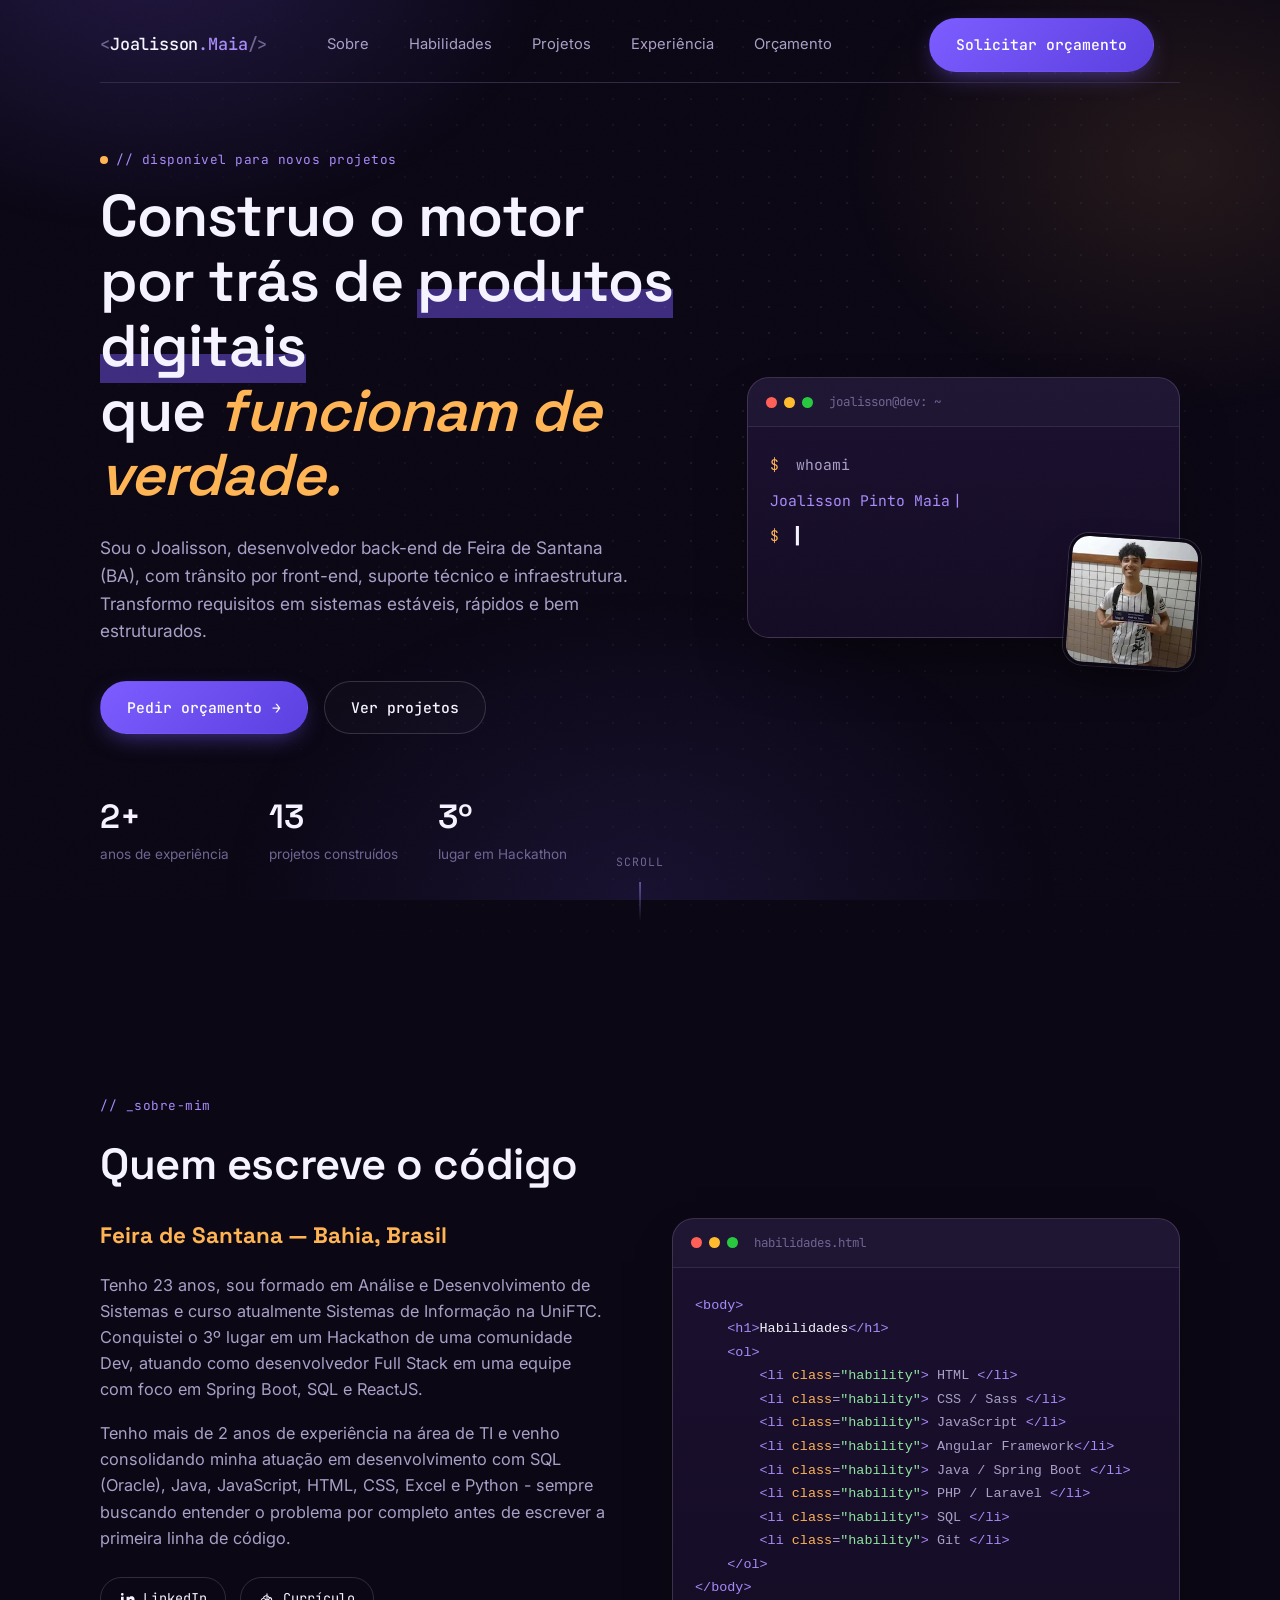
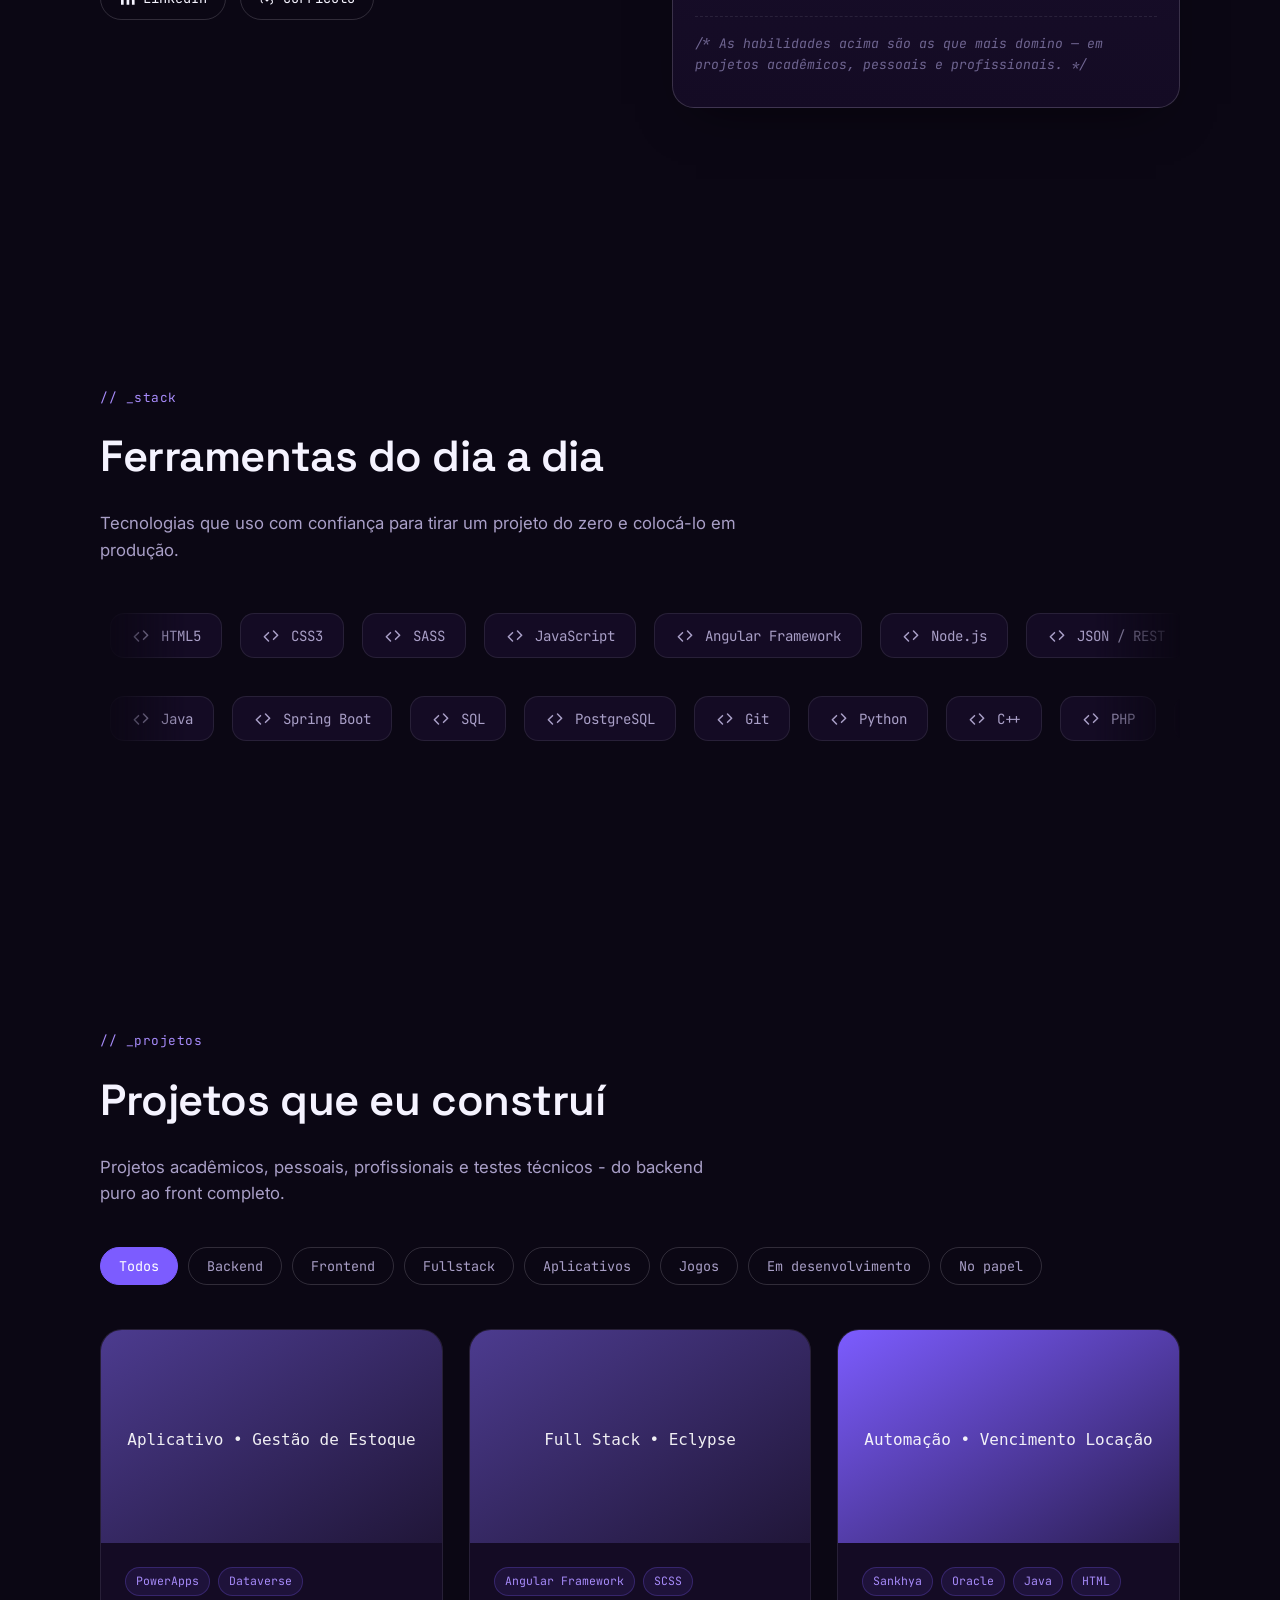
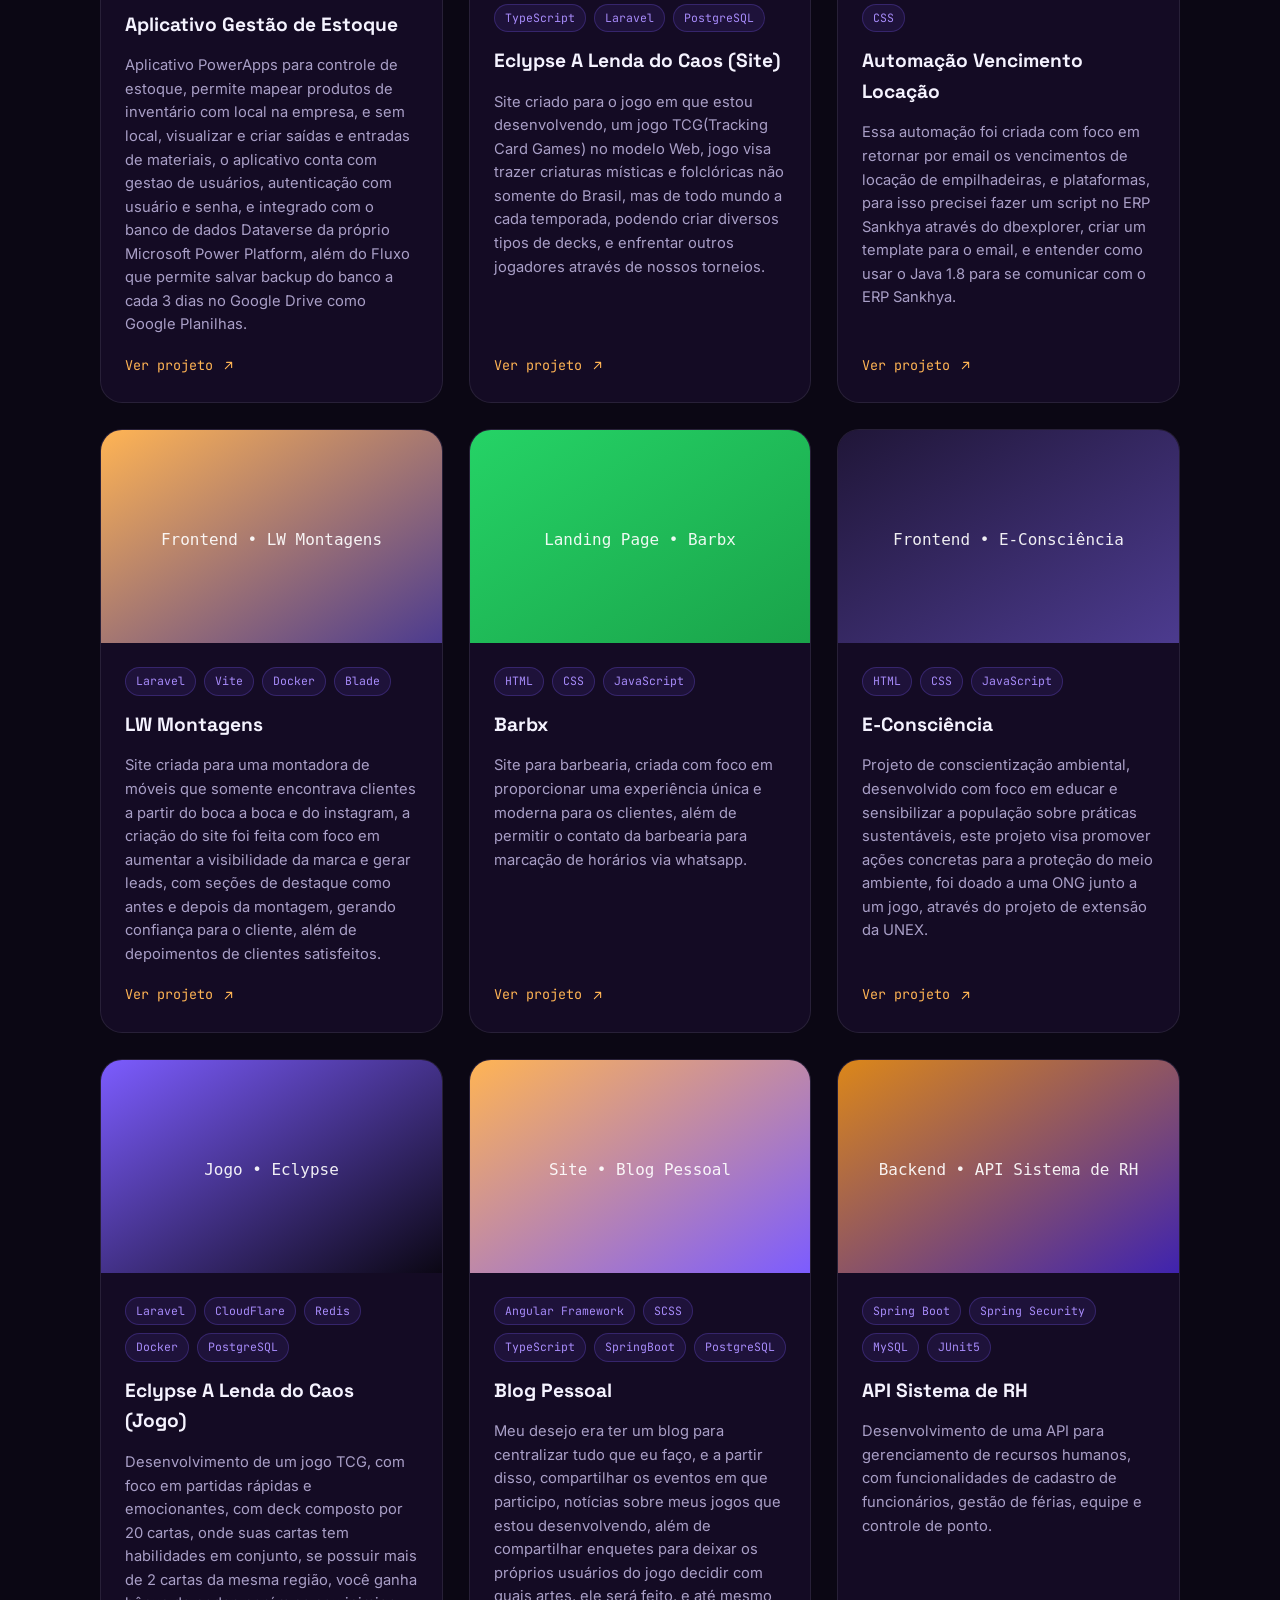
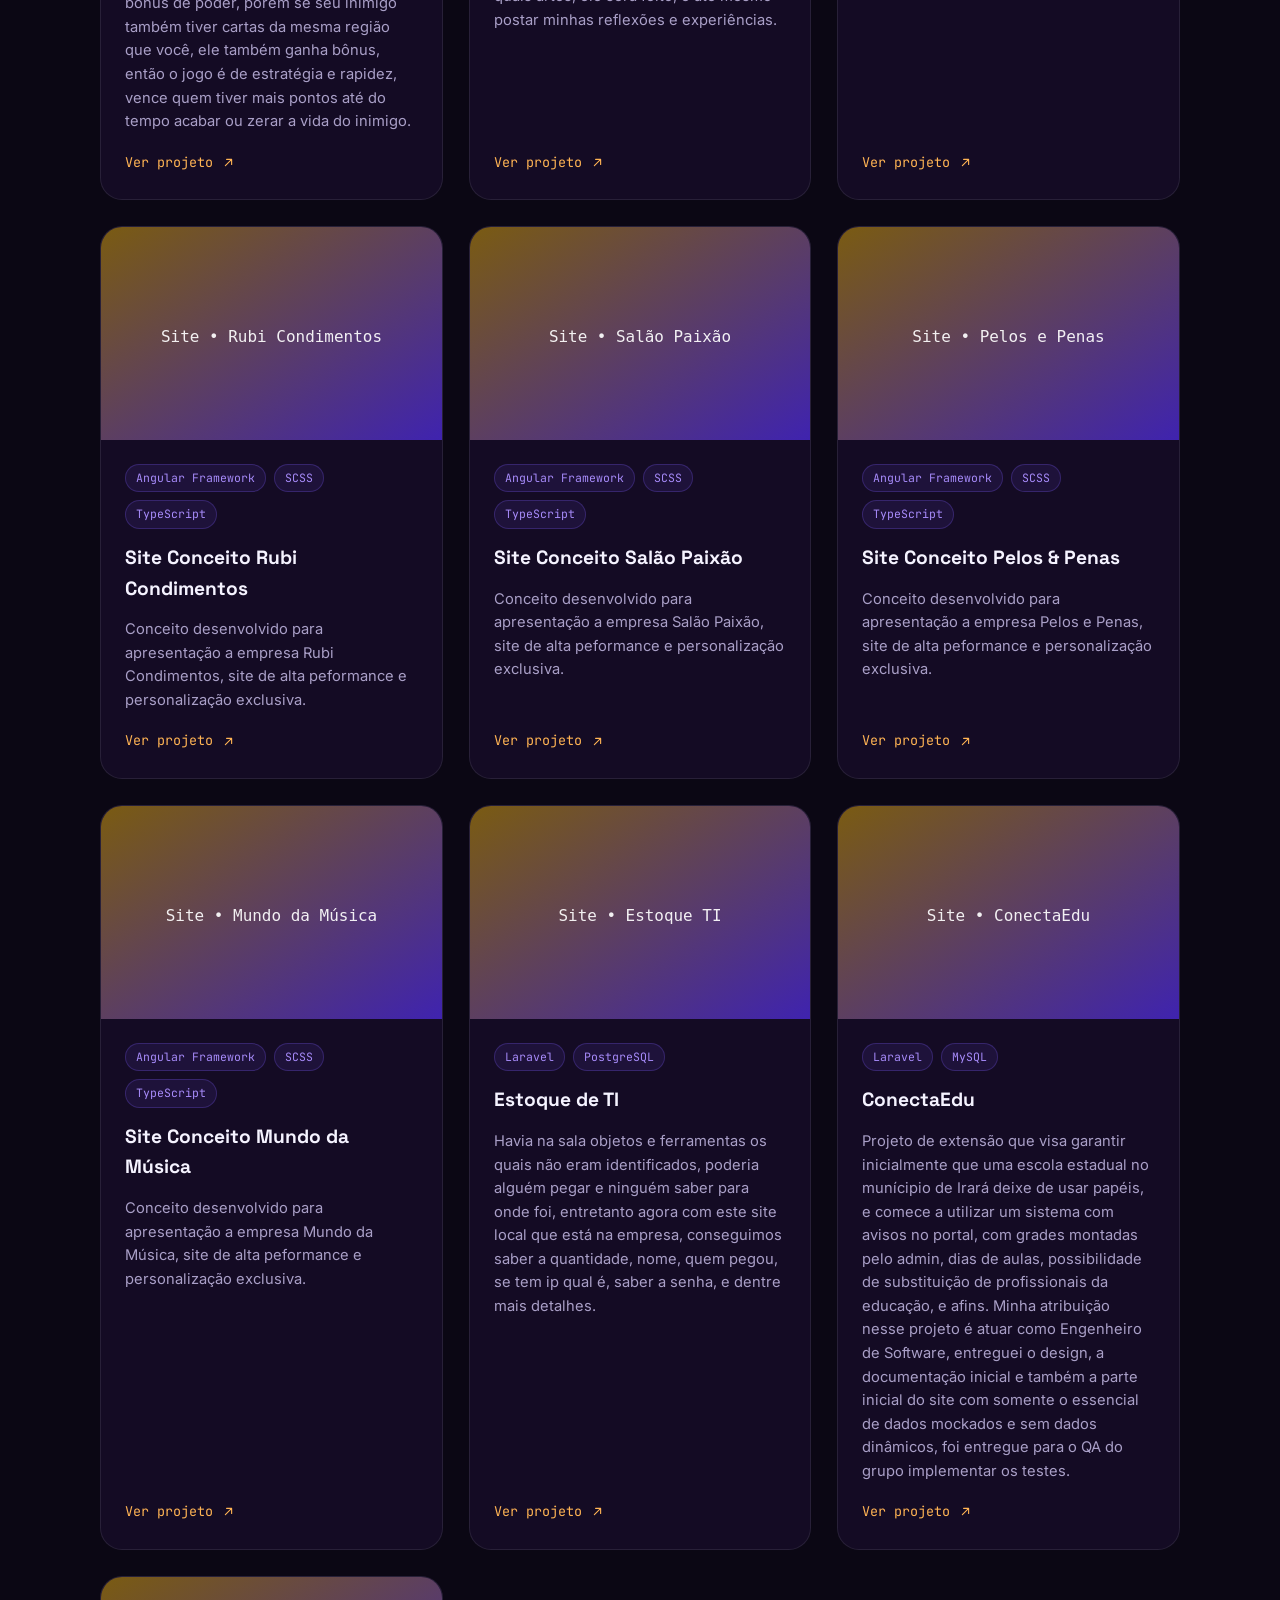
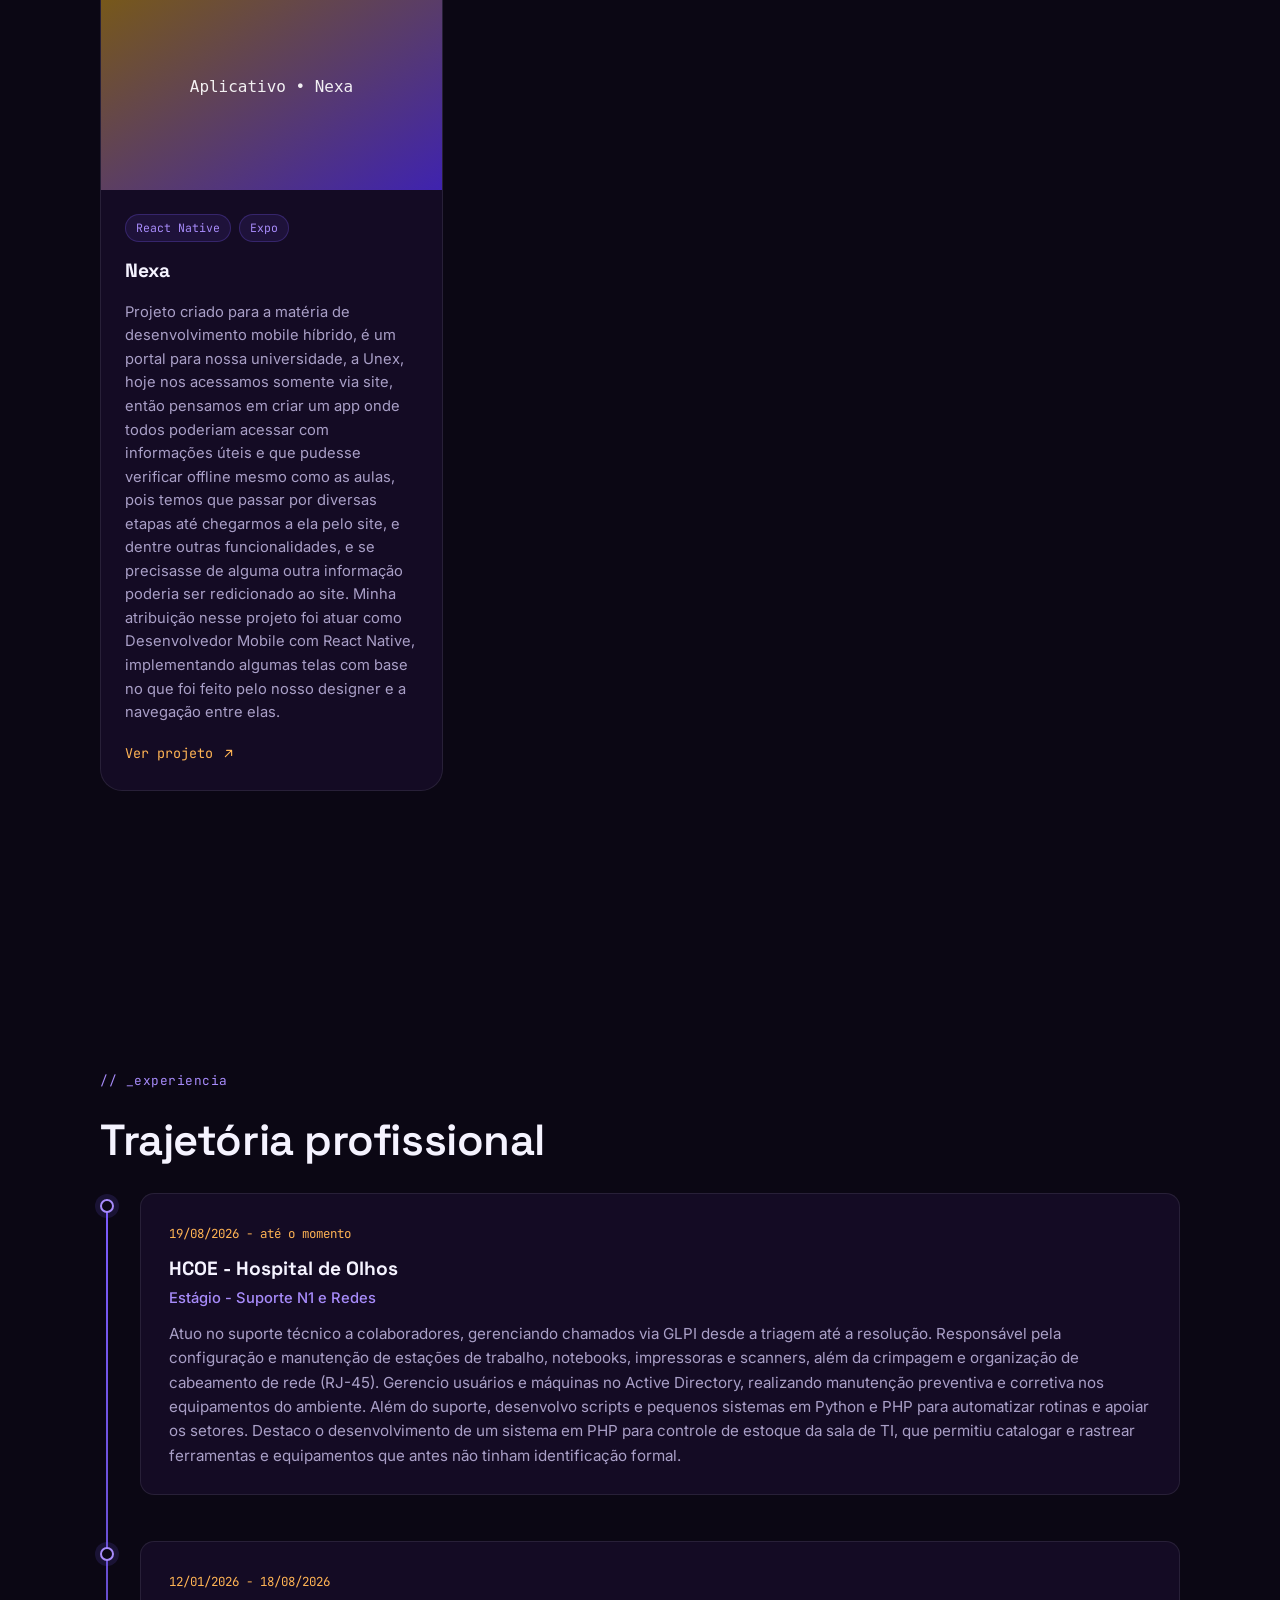
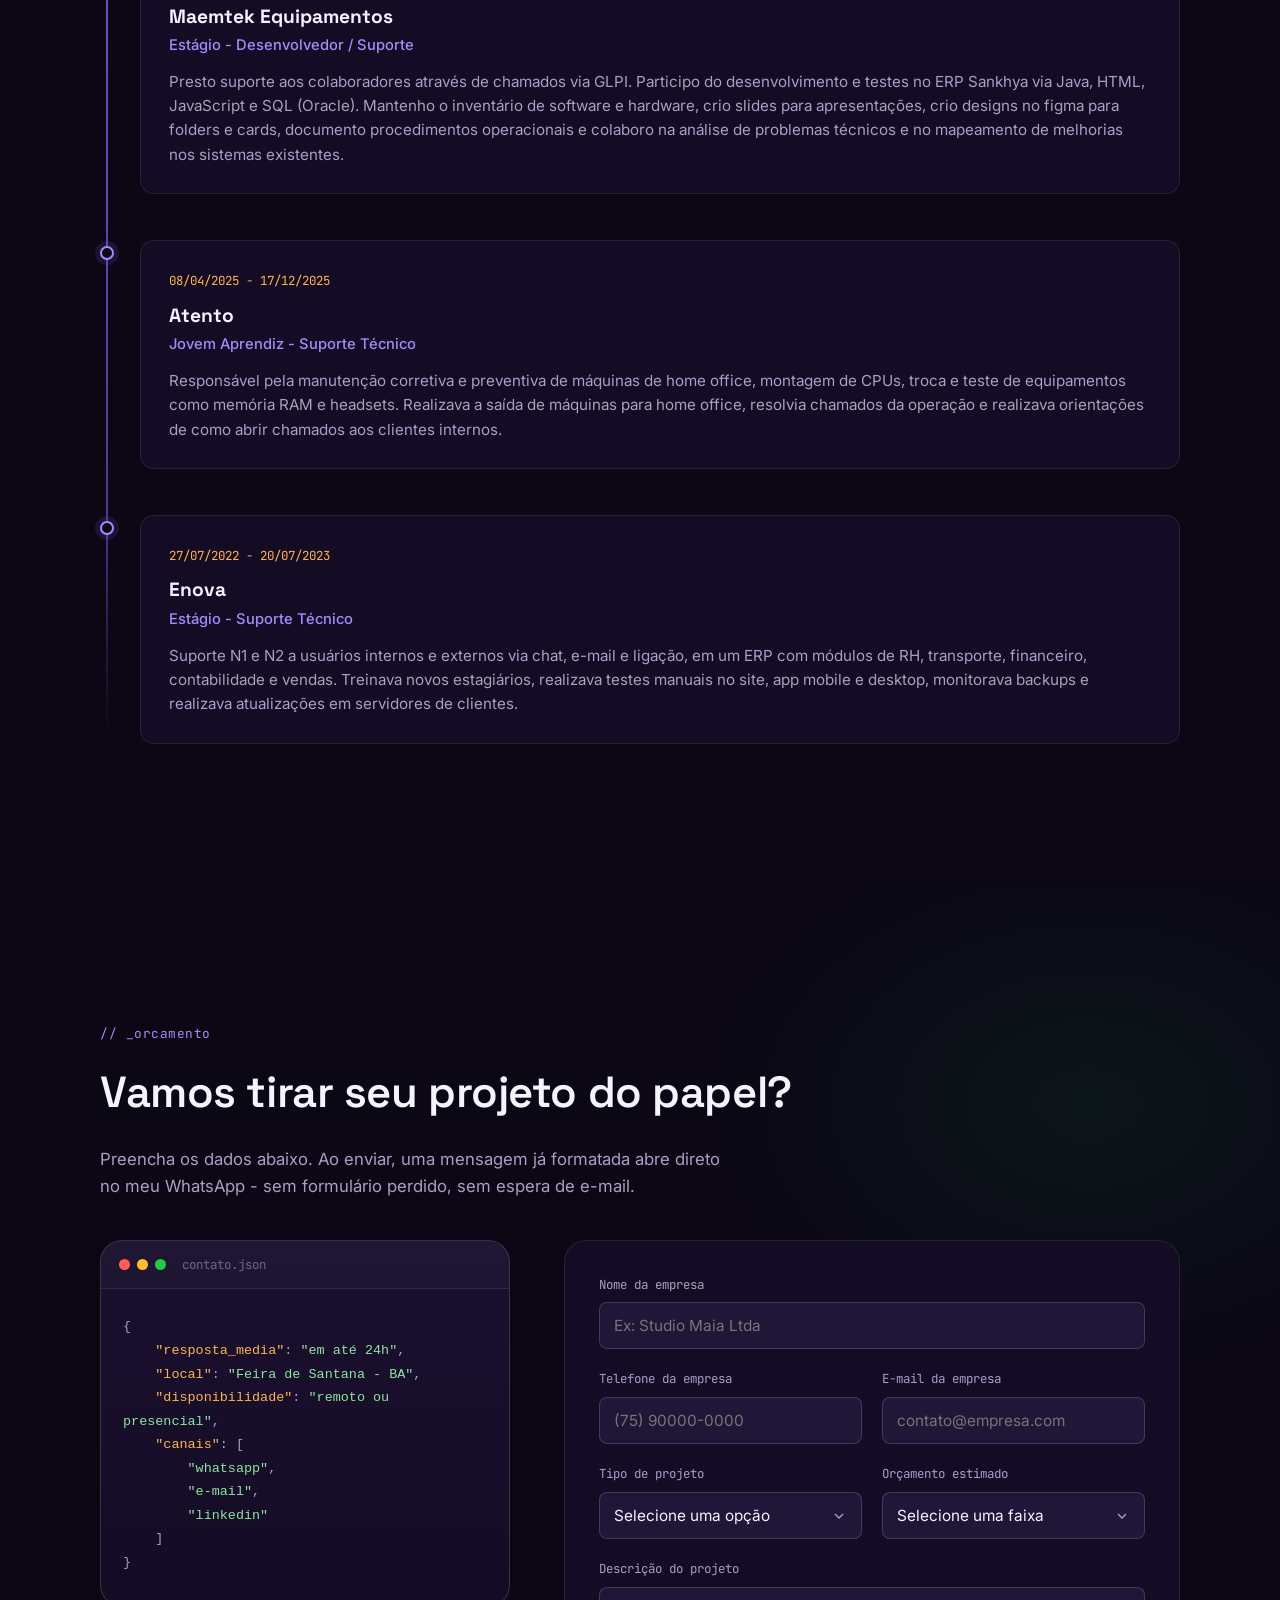
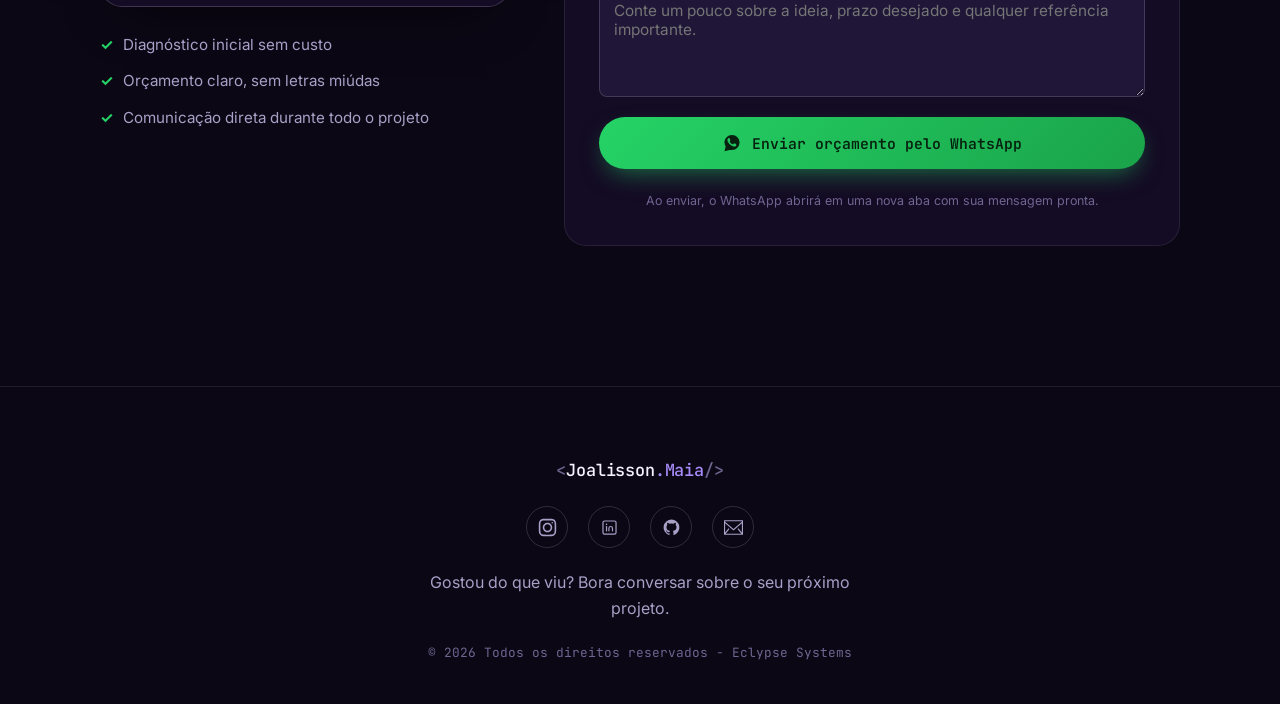
<file: index.html>
<!DOCTYPE html>
<html lang="pt-br">
<head>
<meta charset="UTF-8">
<title>Joalisson Maia | Desenvolvedor Full Stack | Java | Spring Boot | Node.js</title>
<meta name="viewport" content="width=device-width, initial-scale=1.0">
<meta name="description" content="Portfólio de Joalisson Maia, desenvolvedor focado em back-end, com experiência em front-end, suporte técnico e projetos full stack.">
<meta name="author" content="Joalisson Pinto Maia">
<meta property="og:title" content="Joalisson Maia — Desenvolvedor Back-end">
<meta property="og:description" content="Portfólio de Joalisson Maia, desenvolvedor focado em back-end, com experiência em front-end, suporte técnico e projetos full stack.">
<meta property="og:image" content="https://portifolio-joalisson.vercel.app/minha-foto-perfil.webp">
<meta property="og:url" content="https://portifolio-joalisson.vercel.app">
<meta name="twitter:card" content="summary_large_image">
<meta name="twitter:title" content="Joalisson Maia — Desenvolvedor Back-end">
<meta name="twitter:description" content="Portfólio de Joalisson Maia, desenvolvedor focado em back-end, com experiência em front-end, suporte técnico e projetos full stack.">
<meta name="twitter:image" content="https://portifolio-joalisson.vercel.app/minha-foto-perfil.webp">

<!--Google Fonts API-->
<link rel="preconnect" href="https://fonts.googleapis.com">
<link rel="preconnect" href="https://fonts.gstatic.com" crossorigin>
<link href="https://fonts.googleapis.com/css2?family=Space+Grotesk:wght@400..700&family=Inter:wght@400;500;600;700&family=JetBrains+Mono:wght@400;500;600&display=swap" rel="stylesheet">

<!--CSS-->
<link rel="stylesheet" href="css/style.css">

<!-- JSON-LD -->
<script type="application/ld+json">
    {
    "@context": "https://schema.org",
    "@type": "Person",
    "name": "Joalisson Pinto Maia",
    "alternateName": "Joalisson Maia",
    "jobTitle": "Desenvolvedor Back-end",
    "description": "Desenvolvedor Back-end especializado em Java, Spring Boot, Node.js, SQL e APIs.",
    "url": "https://portifolio-joalisson.vercel.app",
    "image": "https://portifolio-joalisson.vercel.app/assets/minha-foto-perfil.webp",
    "email": "mailto:joalissonpmaia@gmail.com",
    "address": {
        "@type": "PostalAddress",
        "addressLocality": "Feira de Santana",
        "addressRegion": "BA",
        "addressCountry": "BR"
    },
    "alumniOf": {
        "@type": "CollegeOrUniversity",
        "name": "UniFTC"
    },
    "knowsAbout": [
        "Java",
        "Spring Boot",
        "Node.js",
        "NestJS",
        "Angular",
        "JavaScript",
        "SQL",
        "PostgreSQL",
        "MySQL",
        "Docker",
        "Git",
        "Backend",
        "API REST"
    ],
    "sameAs": [
        "https://github.com/joalisson-p-maia",
        "https://www.linkedin.com/in/joalisson-p-maia-5396b5232/",
        "https://www.instagram.com/j.maia06/"
    ]
    }
</script>
</head>
<body>
    <div class="noise-overlay" aria-hidden="true"></div>
    <div class="cursor-glow" id="cursorGlow" aria-hidden="true"></div>

    <div class="progress-bar" id="progressBar" aria-hidden="true"></div>

    <header class="site-header" id="siteHeader">
        <div class="header-inner">
            <a href="#topo" class="logo">
                <span class="logo-bracket">&lt;</span>Joalisson<span class="accent">.Maia</span><span class="logo-bracket">/&gt;</span>
            </a>

            <nav class="main-nav" id="mainNav">
                <ul>
                    <li><a href="#sobre" class="nav-link" data-section="sobre"><span class="nav-index"></span>Sobre</a></li>
                    <li><a href="#habilidades" class="nav-link" data-section="habilidades"><span class="nav-index"></span>Habilidades</a></li>
                    <li><a href="#projetos" class="nav-link" data-section="projetos"><span class="nav-index"></span>Projetos</a></li>
                    <li><a href="#experiencia" class="nav-link" data-section="experiencia"><span class="nav-index"></span>Experiência</a></li>
                    <li><a href="#orcamento" class="nav-link" data-section="orcamento"><span class="nav-index"></span>Orçamento</a></li>
                </ul>
            </nav>

            <a href="#orcamento" class="btn btn-primary btn-header">Solicitar orçamento</a>

            <button class="menu-toggle" id="menuToggle" aria-label="Abrir menu" aria-expanded="false">
                <span></span><span></span><span></span>
            </button>
        </div>

        <nav class="mobile-nav" id="mobileNav">
            <ul>
                <li><a href="#sobre" class="mobile-nav-link"><span class="nav-index"></span>Sobre</a></li>
                <li><a href="#habilidades" class="mobile-nav-link"><span class="nav-index"></span>Habilidades</a></li>
                <li><a href="#projetos" class="mobile-nav-link"><span class="nav-index"></span>Projetos</a></li>
                <li><a href="#experiencia" class="mobile-nav-link"><span class="nav-index"></span>Experiência</a></li>
                <li><a href="#orcamento" class="mobile-nav-link"><span class="nav-index"></span>Orçamento</a></li>
            </ul>
            <div class="mobile-nav-socials">
                <a href="https://www.linkedin.com/in/joalisson-p-maia-5396b5232/" target="_blank" rel="noopener">LinkedIn</a>
                <a href="https://github.com/joalisson-p-maia" target="_blank" rel="noopener">GitHub</a>
            </div>
        </nav>
    </header>

    <main id="topo">
        <section class="hero" id="hero">
            <div class="hero-parallax" id="heroParallax" aria-hidden="true">
                <div class="blob blob-violet" data-depth="0.06"></div>
                <div class="blob blob-amber" data-depth="0.1"></div>
                <div class="grid-dots" data-depth="0.03"></div>
                <span class="floating-tag tag-1" data-depth="0.14">{ backend }</span>
                <span class="floating-tag tag-2" data-depth="0.09">async function</span>
                <span class="floating-tag tag-3" data-depth="0.18">SELECT *</span>
                <span class="floating-tag tag-4" data-depth="0.12">git commit</span>
            </div>

            <div class="hero-inner">
                <div class="hero-text">
                    <p class="eyebrow"><span class="dot-status"></span> // disponível para novos projetos</p>
                    <h1 class="hero-title">
                        Construo o motor<br>
                        por trás de <span class="accent-underline">produtos digitais</span><br>
                        que <span class="italic-serif">funcionam de verdade.</span>
                    </h1>
                    <p class="hero-sub">
                        Sou o Joalisson, desenvolvedor back-end de Feira de Santana (BA), com trânsito por front-end,
                        suporte técnico e infraestrutura. Transformo requisitos em sistemas estáveis, rápidos e bem estruturados.
                    </p>
                    <div class="hero-actions">
                        <a href="#orcamento" class="btn btn-primary">Pedir orçamento <span class="btn-arrow">→</span></a>
                        <a href="#projetos" class="btn btn-ghost">Ver projetos</a>
                    </div>

                    <div class="hero-stats">
                        <div class="stat">
                            <span class="stat-num" data-count="2" data-suffix="+">0</span>
                            <span class="stat-label">anos de experiência</span>
                        </div>
                        <div class="stat">
                            <span class="stat-num" data-count="13" data-suffix="">0</span>
                            <span class="stat-label">projetos construídos</span>
                        </div>
                        <div class="stat">
                            <span class="stat-num" data-count="3" data-suffix="º">0</span>
                            <span class="stat-label">lugar em Hackathon</span>
                        </div>
                    </div>
                </div>

                <div class="hero-terminal" data-depth="-0.03">
                    <div class="terminal-window">
                        <div class="terminal-bar">
                            <div class="terminal-dots">
                                <span class="dot dot-red"></span>
                                <span class="dot dot-yellow"></span>
                                <span class="dot dot-green"></span>
                            </div>
                            <span class="terminal-title">joalisson@dev: ~</span>
                        </div>
                        <div class="terminal-body">
                            <p><span class="prompt">$</span> whoami</p>
                            <p class="typed-line" id="typedLine"></p>
                            <p class="terminal-cursor-line"><span class="prompt">$</span> <span class="blink-cursor">▍</span></p>
                        </div>
                    </div>
                    <img src="assets/minha-foto-perfil.webp" alt="Foto de perfil de Joalisson Maia" class="hero-photo" loading="eager">
                </div>
            </div>

            <a href="#sobre" class="scroll-hint" aria-label="Rolar para a seção sobre">
                <span>scroll</span>
                <span class="scroll-line"></span>
            </a>
        </section>

        <section class="section about" id="sobre">
            <div class="section-inner">
                <p class="eyebrow">// _sobre-mim</p>
                <h2 class="section-title">Quem escreve o código</h2>

                <div class="about-grid">
                    <div class="about-copy reveal-up">
                        <h3>Feira de Santana — Bahia, Brasil</h3>
                        <p>
                            Tenho 23 anos, sou formado em Análise e Desenvolvimento de Sistemas e curso atualmente
                            Sistemas de Informação na UniFTC. Conquistei o 3º lugar em um Hackathon de uma comunidade Dev,
                            atuando como desenvolvedor Full Stack em uma equipe com foco em Spring Boot, SQL e ReactJS.
                        </p>
                        <p>
                            Tenho mais de 2 anos de experiência na área de TI e venho consolidando minha atuação em desenvolvimento com SQL (Oracle), Java, JavaScript, HTML, CSS, Excel e Python - sempre buscando entender o problema por completo antes de escrever a primeira linha de código.
                        </p>

                        <div class="about-actions">
                            <a href="https://www.linkedin.com/in/joalisson-pinto-maia-5396b5232/" target="_blank" rel="noopener" class="link-pill">
                                <svg viewBox="0 0 24 24" fill="none"><path d="M6.94 5a2 2 0 1 1-4-.002 2 2 0 0 1 4 .002ZM7 8.48H3v12h4v-12ZM10.98 8.48H14.8v1.64h.06c.53-1 1.83-2.06 3.77-2.06 4.03 0 4.77 2.65 4.77 6.1v6.32h-4v-5.6c0-1.34-.02-3.06-1.87-3.06-1.87 0-2.16 1.46-2.16 2.96v5.7h-4v-12Z" fill="currentColor"/></svg>
                                LinkedIn
                            </a>
                            <a href="./assets/Joalisson P. Maia _ Desenvolvedor Full Stack.pdf" download class="link-pill">
                                <svg viewBox="0 0 24 24" fill="none"><path d="M12 4v11m0 0-3.5-3.5M12 15l3.5-3.5M5 17.5A3.5 3.5 0 0 1 6.5 11 4.5 4.5 0 0 1 15 9.6a4 4 0 0 1 4 3.9 3.5 3.5 0 0 1-1.4 6" stroke="currentColor" stroke-width="1.6" stroke-linecap="round" stroke-linejoin="round"/></svg>
                                Currículo
                            </a>
                        </div>
                    </div>

                    <div class="about-code reveal-up" style="--delay:120ms">
                        <div class="terminal-window compact">
                            <div class="terminal-bar">
                                <div class="terminal-dots">
                                    <span class="dot dot-red"></span>
                                    <span class="dot dot-yellow"></span>
                                    <span class="dot dot-green"></span>
                                </div>
                                <span class="terminal-title">habilidades.html</span>
                            </div>
                            <div class="terminal-body code-body">
                                <pre><span class="tk-tag">&lt;body&gt;</span>
    <span class="tk-tag">&lt;h1&gt;</span><span class="tk-text">Habilidades</span><span class="tk-tag">&lt;/h1&gt;</span>
    <span class="tk-tag">&lt;ol&gt;</span>
        <span class="tk-tag">&lt;li</span> <span class="tk-attr">class</span>=<span class="tk-str">"hability"</span><span class="tk-tag">&gt;</span> HTML <span class="tk-tag">&lt;/li&gt;</span>
        <span class="tk-tag">&lt;li</span> <span class="tk-attr">class</span>=<span class="tk-str">"hability"</span><span class="tk-tag">&gt;</span> CSS / Sass <span class="tk-tag">&lt;/li&gt;</span>
        <span class="tk-tag">&lt;li</span> <span class="tk-attr">class</span>=<span class="tk-str">"hability"</span><span class="tk-tag">&gt;</span> JavaScript <span class="tk-tag">&lt;/li&gt;</span>
        <span class="tk-tag">&lt;li</span> <span class="tk-attr">class</span>=<span class="tk-str">"hability"</span><span class="tk-tag">&gt;</span> Angular Framework<span class="tk-tag">&lt;/li&gt;</span>
        <span class="tk-tag">&lt;li</span> <span class="tk-attr">class</span>=<span class="tk-str">"hability"</span><span class="tk-tag">&gt;</span> Java / Spring Boot <span class="tk-tag">&lt;/li&gt;</span>
        <span class="tk-tag">&lt;li</span> <span class="tk-attr">class</span>=<span class="tk-str">"hability"</span><span class="tk-tag">&gt;</span> PHP / Laravel <span class="tk-tag">&lt;/li&gt;</span>
        <span class="tk-tag">&lt;li</span> <span class="tk-attr">class</span>=<span class="tk-str">"hability"</span><span class="tk-tag">&gt;</span> SQL <span class="tk-tag">&lt;/li&gt;</span>
        <span class="tk-tag">&lt;li</span> <span class="tk-attr">class</span>=<span class="tk-str">"hability"</span><span class="tk-tag">&gt;</span> Git <span class="tk-tag">&lt;/li&gt;</span>
    <span class="tk-tag">&lt;/ol&gt;</span>
<span class="tk-tag">&lt;/body&gt;</span></pre>
                                <div class="code-comment">
                                    <p>/* As habilidades acima são as que mais domino — em projetos acadêmicos, pessoais e profissionais. */</p>
                                </div>
                            </div>
                        </div>
                    </div>
                </div>
            </div>
        </section>

        <section class="section habilities" id="habilidades">
            <div class="section-inner">
                <p class="eyebrow">// _stack</p>
                <h2 class="section-title">Ferramentas do dia a dia</h2>
                <p class="section-lead reveal-up">Tecnologias que uso com confiança para tirar um projeto do zero e colocá-lo em produção.</p>
            </div>

            <div class="marquee-wrap reveal-up">
                <div class="marquee" id="marqueeTrack1">
                    <div class="marquee-track"></div>
                    <div class="marquee-track" aria-hidden="true"></div>
                </div>
                <div class="marquee marquee-reverse" id="marqueeTrack2">
                    <div class="marquee-track"></div>
                    <div class="marquee-track" aria-hidden="true"></div>
                </div>
            </div>
        </section>

        <section class="section projects" id="projetos">
            <div class="section-inner">
                <p class="eyebrow">// _projetos</p>
                <h2 class="section-title">Projetos que eu construí</h2>
                <p class="section-lead reveal-up">Projetos acadêmicos, pessoais, profissionais e testes técnicos - do backend puro ao front completo.</p>

                <div class="filter-bar reveal-up" id="filterBar">
                    <button class="filter-btn is-active" data-filter="todos">Todos</button>
                    <button class="filter-btn" data-filter="backend">Backend</button>
                    <button class="filter-btn" data-filter="frontend">Frontend</button>
                    <button class="filter-btn" data-filter="fullstack">Fullstack</button>
                    <button class="filter-btn" data-filter="apps">Aplicativos</button>
                    <button class="filter-btn" data-filter="jogos">Jogos</button>
                    <button class="filter-btn" data-filter="em_desenvolvimento">Em desenvolvimento</button>
                    <button class="filter-btn" data-filter="no_papel">No papel</button>
                </div>

                <div class="projects-grid" id="projectsGrid"><!-- injetado por JS --></div>
            </div>
        </section>

        <section class="section experience" id="experiencia">
            <div class="section-inner">
                <p class="eyebrow">// _experiencia</p>
                <h2 class="section-title">Trajetória profissional</h2>

                <div class="timeline">
                    <div class="timeline-line" aria-hidden="true"></div>

                    <div class="timeline-item reveal-up">
                        <div class="timeline-marker"></div>
                        <div class="timeline-card">
                            <span class="timeline-date">19/08/2026 - até o momento</span>
                            <h3>HCOE - Hospital de Olhos</h3>
                            <h4>Estágio - Suporte N1 e Redes</h4>
                            <p>Atuo no suporte técnico a colaboradores, gerenciando chamados via GLPI desde a triagem até a resolução. Responsável pela configuração e manutenção de estações de trabalho, notebooks, impressoras e scanners, além da crimpagem e organização de cabeamento de rede (RJ-45). Gerencio usuários e máquinas no Active Directory, realizando manutenção preventiva e corretiva nos equipamentos do ambiente. Além do suporte, desenvolvo scripts e pequenos sistemas em Python e PHP para automatizar rotinas e apoiar os setores. Destaco o desenvolvimento de um sistema em PHP para controle de estoque da sala de TI, que permitiu catalogar e rastrear ferramentas e equipamentos que antes não tinham identificação formal.</p>
                        </div>
                    </div>

                    <div class="timeline-item reveal-up" style="--delay:100ms">
                        <div class="timeline-marker"></div>
                        <div class="timeline-card">
                            <span class="timeline-date">12/01/2026 - 18/08/2026</span>
                            <h3>Maemtek Equipamentos</h3>
                            <h4>Estágio - Desenvolvedor / Suporte</h4>
                            <p>Presto suporte aos colaboradores através de chamados via GLPI. Participo do desenvolvimento e testes no ERP Sankhya via Java, HTML, JavaScript e SQL (Oracle). Mantenho o inventário de software e hardware, crio slides para apresentações, crio designs no figma para folders e cards, documento procedimentos operacionais e colaboro na análise de problemas técnicos e no mapeamento
                            de melhorias nos sistemas existentes.</p>
                        </div>
                    </div>

                    <div class="timeline-item reveal-up" style="--delay:200ms">
                        <div class="timeline-marker"></div>
                        <div class="timeline-card">
                            <span class="timeline-date">08/04/2025 - 17/12/2025</span>
                            <h3>Atento</h3>
                            <h4>Jovem Aprendiz - Suporte Técnico</h4>
                            <p>Responsável pela manutenção corretiva e preventiva de máquinas de home office, montagem de CPUs, troca e teste de equipamentos como memória RAM e headsets. Realizava a saída de máquinas para home office, resolvia chamados da operação e realizava orientações de como abrir chamados aos clientes internos.</p>
                        </div>
                    </div>

                    <div class="timeline-item reveal-up" style="--delay:300ms">
                        <div class="timeline-marker"></div>
                        <div class="timeline-card">
                            <span class="timeline-date">27/07/2022 - 20/07/2023</span>
                            <h3>Enova</h3>
                            <h4>Estágio - Suporte Técnico</h4>
                            <p>Suporte N1 e N2 a usuários internos e externos via chat, e-mail e ligação, em um ERP com módulos de RH, transporte, financeiro, contabilidade e vendas. Treinava novos estagiários, realizava testes manuais no site, app mobile e desktop, monitorava backups e realizava atualizações em servidores de clientes.</p>
                        </div>
                    </div>
                </div>
            </div>
        </section>

        <section class="section budget" id="orcamento">
            <div class="budget-glow" aria-hidden="true"></div>
            <div class="section-inner">
                <p class="eyebrow">// _orcamento</p>
                <h2 class="section-title">Vamos tirar seu projeto do papel?</h2>
                <p class="section-lead reveal-up">
                    Preencha os dados abaixo. Ao enviar, uma mensagem já formatada abre direto no meu WhatsApp - sem
                    formulário perdido, sem espera de e-mail.
                </p>

                <div class="budget-grid">
                    <div class="budget-info reveal-up">
                        <div class="terminal-window compact">
                            <div class="terminal-bar">
                                <div class="terminal-dots">
                                    <span class="dot dot-red"></span>
                                    <span class="dot dot-yellow"></span>
                                    <span class="dot dot-green"></span>
                                </div>
                                <span class="terminal-title">contato.json</span>
                            </div>
                            <div class="terminal-body code-body">
                               <pre>{
    <span class="tk-attr">"resposta_media"</span>: <span class="tk-str">"em até 24h"</span>,
    <span class="tk-attr">"local"</span>: <span class="tk-str">"Feira de Santana - BA"</span>,
    <span class="tk-attr">"disponibilidade"</span>: <span class="tk-str">"remoto ou presencial"</span>,
    <span class="tk-attr">"canais"</span>: [
        <span class="tk-str">"whatsapp"</span>,
        <span class="tk-str">"e-mail"</span>,
        <span class="tk-str">"linkedin"</span>
    ]
}</pre>
                            </div>
                        </div>

                        <ul class="budget-points">
                            <li><span class="point-icon">✓</span> Diagnóstico inicial sem custo</li>
                            <li><span class="point-icon">✓</span> Orçamento claro, sem letras miúdas</li>
                            <li><span class="point-icon">✓</span> Comunicação direta durante todo o projeto</li>
                        </ul>
                    </div>

                    <form class="budget-form reveal-up" id="budgetForm" style="--delay:100ms" novalidate>
                        <div class="form-row">
                            <label for="companyName">Nome da empresa
                                <input type="text" id="companyName" name="companyName" placeholder="Ex: Studio Maia Ltda" required>
                            </label>
                        </div>

                        <div class="form-row form-row-split">
                            <label for="companyPhone">Telefone da empresa
                                <input type="tel" id="companyPhone" name="companyPhone" placeholder="(75) 90000-0000" required>
                            </label>
                            <label for="companyEmail">E-mail da empresa
                                <input type="email" id="companyEmail" name="companyEmail" placeholder="contato@empresa.com" required>
                            </label>
                        </div>

                        <div class="form-row form-row-split">
                            <label for="projectType">Tipo de projeto
                                <select id="projectType" name="projectType" required>
                                    <option value="" disabled selected>Selecione uma opção</option>
                                    <option value="Site institucional">Site institucional</option>
                                    <option value="Landing page">Landing page</option>
                                    <option value="Sistema web / ERP">Sistema web / ERP</option>
                                    <option value="API / Backend">API / Backend</option>
                                    <option value="E-commerce">E-commerce</option>
                                    <option value="Manutenção / Suporte">Manutenção / Suporte</option>
                                    <option value="Outro">Outro</option>
                                </select>
                            </label>
                            <label for="budgetRange">Orçamento estimado
                                <select id="budgetRange" name="budgetRange" required>
                                    <option value="" disabled selected>Selecione uma faixa</option>
                                    <option value="Até R$ 1.000">Até R$ 1.000</option>
                                    <option value="R$ 1.000 – R$ 3.000">R$ 1.000 – R$ 3.000</option>
                                    <option value="R$ 3.000 – R$ 7.000">R$ 3.000 – R$ 7.000</option>
                                    <option value="R$ 7.000 – R$ 15.000">R$ 7.000 – R$ 15.000</option>
                                    <option value="Acima de R$ 15.000">Acima de R$ 15.000</option>
                                    <option value="Ainda não sei / preciso de ajuda">Ainda não sei / preciso de ajuda</option>
                                </select>
                            </label>
                        </div>

                        <div class="form-row">
                            <label for="projectDescription">Descrição do projeto
                                <textarea id="projectDescription" name="projectDescription" rows="4" placeholder="Conte um pouco sobre a ideia, prazo desejado e qualquer referência importante." required></textarea>
                            </label>
                        </div>

                        <button type="submit" class="btn btn-whatsapp">
                            <svg viewBox="0 0 32 32" width="20" height="20" aria-hidden="true"><path fill="currentColor" d="M16.004 3C9.376 3 4 8.373 4 15c0 2.362.688 4.564 1.877 6.416L4 29l7.78-1.84A11.94 11.94 0 0 0 16.004 27C22.63 27 28 21.627 28 15S22.63 3 16.004 3Zm6.98 16.86c-.298.836-1.47 1.532-2.41 1.732-.64.136-1.475.244-4.284-.92-3.594-1.49-5.906-5.13-6.087-5.368-.174-.238-1.464-1.952-1.464-3.724 0-1.772.914-2.642 1.24-3.006.298-.332.65-.416.868-.416.218 0 .436.002.626.012.2.01.47-.076.734.56.298.716.984 2.476 1.07 2.656.086.18.144.392.028.63-.116.238-.174.386-.344.594-.174.208-.364.464-.52.624-.174.176-.354.368-.152.72.202.352.898 1.482 1.928 2.402 1.324 1.18 2.44 1.546 2.792 1.72.352.174.556.148.762-.09.206-.238.876-1.02 1.11-1.372.234-.352.47-.294.792-.176.324.116 2.052.968 2.404 1.144.352.176.586.264.672.412.086.148.086.856-.212 1.692Z"/></svg>
                            Enviar orçamento pelo WhatsApp
                        </button>
                        <p class="form-hint">Ao enviar, o WhatsApp abrirá em uma nova aba com sua mensagem pronta.</p>
                    </form>
                </div>
            </div>
        </section>
    </main>

    <footer class="site-footer">
        <div class="footer-inner">
            <a href="#topo" class="logo">
                <span class="logo-bracket">&lt;</span>Joalisson<span class="accent">.Maia</span><span class="logo-bracket">/&gt;</span>
            </a>

            <div class="footer-socials">
                <a href="https://www.instagram.com/j.maia06/" title="Instagram" target="_blank" rel="noopener">
                    <svg viewBox="0 0 24 24" fill="none"><path fill-rule="evenodd" clip-rule="evenodd" d="M12 18C15.3137 18 18 15.3137 18 12C18 8.68629 15.3137 6 12 6C8.68629 6 6 8.68629 6 12C6 15.3137 8.68629 18 12 18ZM12 16C14.2091 16 16 14.2091 16 12C16 9.79086 14.2091 8 12 8C9.79086 8 8 9.79086 8 12C8 14.2091 9.79086 16 12 16Z" fill="currentColor"/><path d="M18 5C17.4477 5 17 5.44772 17 6C17 6.55228 17.4477 7 18 7C18.5523 7 19 6.55228 19 6C19 5.44772 18.5523 5 18 5Z" fill="currentColor"/><path fill-rule="evenodd" clip-rule="evenodd" d="M1.65396 4.27606C1 5.55953 1 7.23969 1 10.6V13.4C1 16.7603 1 18.4405 1.65396 19.7239C2.2292 20.8529 3.14708 21.7708 4.27606 22.346C5.55953 23 7.23969 23 10.6 23H13.4C16.7603 23 18.4405 23 19.7239 22.346C20.8529 21.7708 21.7708 20.8529 22.346 19.7239C23 18.4405 23 16.7603 23 13.4V10.6C23 7.23969 23 5.55953 22.346 4.27606C21.7708 3.14708 20.8529 2.2292 19.7239 1.65396C18.4405 1 16.7603 1 13.4 1H10.6C7.23969 1 5.55953 1 4.27606 1.65396C3.14708 2.2292 2.2292 3.14708 1.65396 4.27606ZM13.4 3H10.6C8.88684 3 7.72225 3.00156 6.82208 3.0751C5.94524 3.14674 5.49684 3.27659 5.18404 3.43597C4.43139 3.81947 3.81947 4.43139 3.43597 5.18404C3.27659 5.49684 3.14674 5.94524 3.0751 6.82208C3.00156 7.72225 3 8.88684 3 10.6V13.4C3 15.1132 3.00156 16.2777 3.0751 17.1779C3.14674 18.0548 3.27659 18.5032 3.43597 18.816C3.81947 19.5686 4.43139 20.1805 5.18404 20.564C5.49684 20.7234 5.94524 20.8533 6.82208 20.9249C7.72225 20.9984 8.88684 21 10.6 21H13.4C15.1132 21 16.2777 20.9984 17.1779 20.9249C18.0548 20.8533 18.5032 20.7234 18.816 20.564C19.5686 20.1805 20.1805 19.5686 20.564 18.816C20.7234 18.5032 20.8533 18.0548 20.9249 17.1779C20.9984 16.2777 21 15.1132 21 13.4V10.6C21 8.88684 20.9984 7.72225 20.9249 6.82208C20.8533 5.94524 20.7234 5.49684 20.564 5.18404C20.1805 4.43139 19.5686 3.81947 18.816 3.43597C18.5032 3.27659 18.0548 3.14674 17.1779 3.0751C16.2777 3.00156 15.1132 3 13.4 3Z" fill="currentColor"/></svg>
                </a>
                <a href="https://www.linkedin.com/in/joalisson-p-maia-5396b5232/" title="LinkedIn" target="_blank" rel="noopener">
                    <svg viewBox="0 0 192 192" fill="none"><rect width="132" height="132" x="30" y="30" stroke="currentColor" stroke-width="12" rx="16"/><path stroke="currentColor" stroke-linecap="round" stroke-linejoin="round" stroke-width="12" d="M66 86v44"/><circle cx="66" cy="64" r="8" fill="currentColor"/><path stroke="currentColor" stroke-linecap="round" stroke-width="12" d="M126 130v-26c0-9.941-8.059-18-18-18v0c-9.941 0-18 8.059-18 18v26"/></svg>
                </a>
                <a href="https://github.com/joalisson-p-maia" title="GitHub" target="_blank" rel="noopener">
                    <svg viewBox="0 0 24 24" fill="none"><path d="M12,2A10,10,0,0,0,8.84,21.5c.5.08.66-.23.66-.5V19.31C6.73,19.91,6.14,18,6.14,18A2.69,2.69,0,0,0,5,16.5c-.91-.62.07-.6.07-.6a2.1,2.1,0,0,1,1.53,1,2.15,2.15,0,0,0,2.91.83,2.16,2.16,0,0,1,.63-1.34C8,16.17,5.62,15.31,5.62,11.5a3.87,3.87,0,0,1,1-2.71,3.58,3.58,0,0,1,.1-2.64s.84-.27,2.75,1a9.63,9.63,0,0,1,5,0c1.91-1.29,2.75-1,2.75-1a3.58,3.58,0,0,1,.1,2.64,3.87,3.87,0,0,1,1,2.71c0,3.82-2.34,4.66-4.57,4.91a2.39,2.39,0,0,1,.69,1.85V21c0,.27.16.59.67.5A10,10,0,0,0,12,2Z" fill="currentColor"/></svg>
                </a>
                <a href="mailto:joalissonpmaia@gmail.com" title="E-mail">
                    <svg viewBox="0 0 1920 1920" fill="currentColor"><path d="M0 1694.235h1920V226H0v1468.235ZM112.941 376.664V338.94H1807.06v37.723L960 1111.233l-847.059-734.57ZM1807.06 526.198v950.513l-351.134-438.89-88.32 70.475 378.353 472.998H174.042l378.353-472.998-88.32-70.475-351.134 438.89V526.198L960 1260.768l847.059-734.57Z" fill-rule="evenodd"/></svg>
                </a>
            </div>

            <p class="footer-text">Gostou do que viu? Bora conversar sobre o seu próximo projeto.</p>
            <p class="footer-copy">© <span id="year"></span> Todos os direitos reservados - Eclypse Systems</p>
        </div>
    </footer>

    <a href="#orcamento" class="whatsapp-fab" id="whatsappFab" aria-label="Falar no WhatsApp">
        <svg viewBox="0 0 32 32" width="26" height="26" aria-hidden="true"><path fill="currentColor" d="M16.004 3C9.376 3 4 8.373 4 15c0 2.362.688 4.564 1.877 6.416L4 29l7.78-1.84A11.94 11.94 0 0 0 16.004 27C22.63 27 28 21.627 28 15S22.63 3 16.004 3Zm6.98 16.86c-.298.836-1.47 1.532-2.41 1.732-.64.136-1.475.244-4.284-.92-3.594-1.49-5.906-5.13-6.087-5.368-.174-.238-1.464-1.952-1.464-3.724 0-1.772.914-2.642 1.24-3.006.298-.332.65-.416.868-.416.218 0 .436.002.626.012.2.01.47-.076.734.56.298.716.984 2.476 1.07 2.656.086.18.144.392.028.63-.116.238-.174.386-.344.594-.174.208-.364.464-.52.624-.174.176-.354.368-.152.72.202.352.898 1.482 1.928 2.402 1.324 1.18 2.44 1.546 2.792 1.72.352.174.556.148.762-.09.206-.238.876-1.02 1.11-1.372.234-.352.47-.294.792-.176.324.116 2.052.968 2.404 1.144.352.176.586.264.672.412.086.148.086.856-.212 1.692Z"/></svg>
    </a>

    <script src="js/main.js" defer></script>
</body>
</html>
</file>
<file: css/style.css>
/* Variáveis */
:root{
  --bg: #0B0714;
  --bg-panel: #140B24;
  --bg-panel-2: #1B1130;
  --bg-elevated: #201638;

  --violet: #7C5CFF;
  --violet-soft: #A78BFA;
  --violet-dim: #4C3B8F;
  --amber: #FFB454;
  --whatsapp: #25D366;

  --text: #F5F3FF;
  --muted: #A99FC7;
  --muted-dim: #6F6591;

  --border: rgba(245, 243, 255, 0.09);
  --border-strong: rgba(245, 243, 255, 0.16);

  --font-display: "Space Grotesk", "Inter", sans-serif;
  --font-body: "Inter", sans-serif;
  --font-mono: "JetBrains Mono", monospace;

  --radius-sm: 8px;
  --radius-md: 14px;
  --radius-lg: 22px;

  --ease: cubic-bezier(.16,.84,.44,1);
  --shell-pad: 150px;
}

@media (width < 1300px){ 
    :root{ 
        --shell-pad: 100px; 
    }
}

@media (width < 970px){  
    :root{ 
        --shell-pad: 60px;
    } 
}

@media (width < 680px){
    :root{
        --shell-pad: 26px; 
    } 
}

@media (width < 420px){  
    :root{ 
        --shell-pad: 18px; 
    } 
}

*, *::before, *::after{ 
    box-sizing: border-box; 
}

html{ 
    scroll-behavior: smooth; 
}

@media (prefers-reduced-motion: reduce){
    html{ 
        scroll-behavior: auto; 
    }

    *, *::before, *::after{ 
        animation-duration: 0.001ms !important; 
        animation-iteration-count: 1 !important; 
        transition-duration: 0.001ms !important; 
        scroll-behavior: auto !important; 
    }
}

body{
  margin: 0;
  background: var(--bg);
  color: var(--text);
  font-family: var(--font-body);
  line-height: 1.6;
  -webkit-font-smoothing: antialiased;
  overflow-x: hidden;
}

::selection{ 
    background: var(--violet); color: #fff; 
}

img{ 
    max-width: 100%; 
    display: block; 
}

a{ 
    color: inherit; 
    text-decoration: none; 
}

button{ 
    font-family: inherit; 
    cursor: pointer; 
}

::-webkit-scrollbar{ 
    width: 10px; 
}

::-webkit-scrollbar-track{ 
    background: var(--bg); 
}

::-webkit-scrollbar-thumb{ 
    background: var(--violet-dim); 
    border-radius: 10px; 
}

::-webkit-scrollbar-thumb:hover{ 
    background: var(--violet); 
}

/* background ambience */
body::before{
    content: "";
    position: fixed;
    inset: 0;
    background:
        radial-gradient(680px 480px at 12% -6%, rgba(124,92,255,.20), transparent 60%),
        radial-gradient(560px 420px at 92% 18%, rgba(255,180,84,.10), transparent 60%),
        radial-gradient(700px 520px at 50% 100%, rgba(124,92,255,.12), transparent 60%);
    z-index: -2;
    pointer-events: none;
}

.noise-overlay{
    position: fixed; inset: 0; z-index: 1000; pointer-events: none;
    opacity: .035; mix-blend-mode: overlay;
    background-image: url("data:image/svg+xml,%3Csvg xmlns='http://www.w3.org/2000/svg' width='120' height='120'%3E%3Cfilter id='n'%3E%3CfeTurbulence type='fractalNoise' baseFrequency='0.9' numOctaves='2' stitchTiles='stitch'/%3E%3C/filter%3E%3Crect width='100%25' height='100%25' filter='url(%23n)'/%3E%3C/svg%3E");
}

.cursor-glow{
    position: fixed;
    width: 420px; height: 420px;
    border-radius: 50%;
    pointer-events: none;
    z-index: 0;
    background: radial-gradient(circle, rgba(124,92,255,.10), transparent 70%);
    transform: translate(-50%,-50%);
    left: -500px; top: -500px;
    transition: opacity .3s ease;
    will-change: left, top;
}

@media (hover: none){ 
    .cursor-glow{ 
        display: none; 
    } 
}

.progress-bar{
    position: fixed; top: 0; left: 0; height: 3px;
    background: linear-gradient(90deg, var(--violet), var(--amber));
    width: 0%;
    z-index: 1001;
    transition: width .1s linear;
}

.eyebrow{
    font-family: var(--font-mono);
    font-size: .8rem;
    letter-spacing: .04em;
    color: var(--violet-soft);
    margin: 0 0 14px;
    display: flex;
    align-items: center;
    gap: 8px;
}

.dot-status{
    width: 8px; 
    height: 8px; 
    border-radius: 50%;
    background: var(--amber);
    box-shadow: 0 0 0 0 rgba(255,180,84,.6);
    animation: pulse-dot 2s infinite;
}

@keyframes pulse-dot{
    0%{ 
        box-shadow: 0 0 0 0 rgba(255,180,84,.55); 
    }
    70%{ 
        box-shadow: 0 0 0 8px rgba(255,180,84,0); 
    }
    100%{ 
        box-shadow: 0 0 0 0 rgba(255,180,84,0); 
    }
}

.section-title{
    font-family: var(--font-display);
    font-weight: 600;
    font-size: clamp(2rem, 3.4vw, 3rem);
    letter-spacing: -0.01em;
    margin: 0 0 18px;
}

.section-lead{
    color: var(--muted);
    max-width: 640px;
    font-size: 1.05rem;
    margin: 0 0 40px;
}

.italic-serif{ 
    font-style: italic; 
    color: var(--amber); 
    font-family: var(--font-display); 
}

.accent{ 
    color: var(--violet-soft); 
}

.accent-underline{
    position: relative;
    color: var(--text);
    background: linear-gradient(180deg, transparent 62%, rgba(124,92,255,.45) 62%);
}

.reveal-up{
    opacity: 0;
    transform: translateY(28px);
    transition: opacity .8s var(--ease), transform .8s var(--ease);
    transition-delay: var(--delay, 0ms);
}

.reveal-up.is-visible{ 
    opacity: 1; 
    transform: translateY(0); 
}

.btn{
    display: inline-flex;
    align-items: center;
    gap: 10px;
    padding: 14px 26px;
    border-radius: 999px;
    font-family: var(--font-mono);
    font-size: .92rem;
    font-weight: 500;
    border: 1px solid transparent;
    transition: transform .35s var(--ease), box-shadow .35s var(--ease), background .35s var(--ease), border-color .35s var(--ease);
    white-space: nowrap;
}

.btn-primary{
    background: linear-gradient(135deg, var(--violet), #5B3FE0);
    color: #fff;
    box-shadow: 0 8px 24px -8px rgba(124,92,255,.6);
}

.btn-primary:hover{ 
    transform: translateY(-3px); 
    box-shadow: 0 14px 30px -8px rgba(124,92,255,.75); 
}

.btn-arrow{
    transition: transform .35s var(--ease); 
}

.btn-primary:hover .btn-arrow{ 
    transform: translateX(4px); 
}

.btn-ghost{
    border-color: var(--border-strong);
    color: var(--text);
    background: rgba(255,255,255,.02);
}

.btn-ghost:hover{ 
    border-color: var(--violet-soft); 
    background: rgba(124,92,255,.08); 
    transform: translateY(-3px); 
}

.btn-whatsapp{
    background: linear-gradient(135deg, var(--whatsapp), #1AA34A);
    color: #06210f;
    font-weight: 600;
    border: none;
    width: 100%;
    justify-content: center;
    padding: 16px 26px;
    box-shadow: 0 10px 26px -8px rgba(37,211,102,.55);
}

@media (width < 490px){ 
    .btn-whatsapp{ 
        padding: 14px 20px;
        font-size: .80rem; 
    } 

    .btn-whatsapp svg{ 
        display: none; 
    }
}

@media (width < 370px){ 
    .btn-whatsapp{ 
        font-size: .70rem; 
    } 
}

@media (width < 325px){ 
    .btn-whatsapp{ 
        font-size: .60rem; 
    } 
}

.btn-whatsapp:hover{ 
    transform: translateY(-2px); 
    box-shadow: 0 16px 32px -8px rgba(37,211,102,.7); 
}

.btn-whatsapp:active{ 
    transform: translateY(0); 
    box-shadow: 0 6px 20px -8px rgba(37,211,102,.55);
}

.btn-header{ 
    margin-left: auto; 
    margin-right: 26px; 
}

@media (width < 1230px){
    .btn-header{ 
        display: none; 
    } 
}

.site-header{
    position: fixed; 
    top: 0; 
    left: 0; 
    right: 0; 
    z-index: 900;
    padding: 18px var(--shell-pad);
    transition: background .35s ease, border-color .35s ease, padding .35s ease, backdrop-filter .35s ease;
    border-bottom: 1px solid transparent;
}

.site-header.is-scrolled{
    background: rgba(11,7,20,.72);
    backdrop-filter: blur(16px) saturate(140%);
    border-color: var(--border);
    padding-top: 12px; padding-bottom: 12px;
}

.header-inner{ 
    display: flex; 
    align-items: center; 
    justify-content: space-between;
    gap: 40px; 
}

.logo{
    font-family: var(--font-mono);
    font-weight: 500;
    font-size: 1.05rem;
    letter-spacing: -0.01em;
    flex-shrink: 0;
}

.logo-bracket{ 
    color: var(--muted-dim); 
}

.main-nav ul{ 
    display: flex; 
    gap: 6px; 
    list-style: none; 
    margin: 0; 
    padding: 0; 
}

.nav-link{
    display: flex; 
    align-items: center; 
    gap: 6px;
    padding: 8px 14px; 
    border-radius: 999px;
    font-size: .92rem; 
    color: var(--muted);
    transition: color .25s ease, background .25s ease;
}

.nav-index{ 
    font-family: var(--font-mono); 
    font-size: .68rem; color: var(--muted-dim); 
}

.nav-link:hover{ 
    color: var(--text);
    background: rgba(255,255,255,.04); 
}

.nav-link.is-active{ 
    color: var(--text); 
    background: rgba(124,92,255,.14); 
}

.nav-link.is-active .nav-index{ 
    color: var(--violet-soft); 
}

@media (width < 1230px){ 
    .main-nav{ 
        display: none; 
    } 
}

.menu-toggle{
    display: none;
    width: 40px; height: 40px;
    border: 1px solid var(--border-strong);
    border-radius: 10px;
    background: rgba(255,255,255,.02);
    flex-direction: column; 
    align-items: center; 
    justify-content: center; 
    gap: 5px;
}

.menu-toggle span{ 
    width: 18px; 
    height: 2px; 
    background: var(--text); 
    transition: transform .3s ease, opacity .3s ease; 
}

.menu-toggle.is-active span:nth-child(1){ 
    transform: translateY(7px) rotate(45deg); 
}

.menu-toggle.is-active span:nth-child(2){ 
    opacity: 0; 
}

.menu-toggle.is-active span:nth-child(3){ 
    transform: translateY(-7px) rotate(-45deg); 
}

@media (width < 1230px){ 
    .menu-toggle{ 
        display: flex; 
    } 
}

.mobile-nav{
    position: relative;
    top: 10px;
    max-height: 0; 
    overflow: hidden;
    transition: max-height .45s var(--ease);
    background: rgb(51, 42, 73, 0.96);
    backdrop-filter: blur(16px);
    border-top: 1px solid transparent;
}

.mobile-nav.is-open{ 
    max-height: 480px; 
    border-color: var(--border); 
}

.mobile-nav ul{ 
    list-style: none; 
    margin: 0; 
    padding: 18px var(--shell-pad) 6px; 
    display: flex; 
    flex-direction: column; 
}

.mobile-nav-link{ 
    display: flex; 
    gap: 10px; 
    padding: 14px 4px; 
    font-size: 1.05rem;
    border-bottom: 1px solid var(--border); 
}

.mobile-nav-socials{ 
    display: flex;
    gap: 20px; 
    padding: 16px var(--shell-pad) 22px; 
    font-family: var(--font-mono);
    font-size: .85rem; 
    color: var(--muted); 
}

.hero{
    position: relative;
    min-height: 100svh;
    display: flex; 
    flex-direction: column; 
    justify-content: center;
    padding: 150px var(--shell-pad) 90px;
    overflow: hidden;
}

.hero-parallax{ 
    position: absolute; 
    inset: 0; 
    z-index: 0; 
    pointer-events: none; 
}

.blob{ 
    position: absolute; 
    border-radius: 50%; 
    filter: blur(70px); 
    opacity: .55; 
}

.blob-violet{ 
    width: 520px; 
    height: 520px; 
    background: radial-gradient(circle, rgba(124,92,255,.55), transparent 70%); 
    top: -140px; 
    left: 42%; 
}

.blob-amber{ 
    width: 380px; 
    height: 380px; 
    background: radial-gradient(circle, rgba(255,180,84,.35), transparent 70%); 
    bottom: -80px; 
    left: 4%; 
}

.grid-dots{
    position: absolute; 
    inset: -10% -10%;
    background-image: radial-gradient(rgba(255,255,255,.08) 1px, transparent 1px);
    background-size: 26px 26px;
    mask-image: radial-gradient(circle at 60% 40%, black, transparent 72%);
}

.floating-tag{
    position: absolute;
    font-family: var(--font-mono);
    font-size: .78rem;
    color: var(--violet-soft);
    border: 1px solid var(--border-strong);
    background: rgba(20,11,36,.6);
    padding: 6px 12px;
    border-radius: 999px;
    backdrop-filter: blur(6px);
    animation: float-y 7s ease-in-out infinite;
}

.tag-1{ 
    top: 14%; 
    left: 4%; 
    animation-delay: 0s; 
}

.tag-2{ 
    top: 66%; 
    left: 10%; 
    animation-delay: 1.2s; 
    color: var(--amber); 
}

.tag-3{ 
    top: 24%; 
    right: 6%; 
    animation-delay: .6s; 
}

.tag-4{ 
    bottom: 10%; 
    right: 12%; 
    animation-delay: 1.8s; 
    color: var(--amber); 
}

@keyframes float-y{ 
    0%,100%{ 
        transform: translateY(0); 
    } 
    50%{ 
        transform: translateY(-14px); 
    } 
}

@media (width < 1300px){ 
    .floating-tag{ 
        display: none; 
    } 
}

.hero-inner{
    position: relative; 
    z-index: 1;
    display: grid;
    grid-template-columns: 1.15fr .85fr;
    gap: 60px;
    align-items: center;
}

@media (width < 1100px){ 
    .hero-inner{ 
        grid-template-columns: 1fr; 
    } 
}

.hero-title{
  font-family: var(--font-display);
  font-size: clamp(2.3rem, 4.6vw, 3.85rem);
  line-height: 1.1;
  letter-spacing: -0.015em;
  margin: 0 0 26px;
  font-weight: 600;
}

.hero-sub{ 
    color: var(--muted); 
    font-size: 1.08rem; 
    max-width: 540px; 
    margin: 0 0 36px; 
}

.hero-actions{ 
    display: flex; 
    gap: 16px; 
    flex-wrap: wrap; 
    margin-bottom: 56px; 
}

.hero-stats{ 
    display: flex; 
    gap: 40px; 
    flex-wrap: wrap; 
}

.stat{ 
    display: flex; 
    flex-direction: column; 
}

.stat-num{ 
    font-family: var(--font-display); 
    font-size: 2.1rem; 
    font-weight: 600; 
    color: var(--text); 
}

.stat-label{ 
    font-size: .85rem; 
    color: var(--muted-dim); 
    max-width: 130px; 
}

.hero-terminal{ 
    position: relative; 
}

.hero-photo{
    width: 132px; 
    height: 132px; 
    border-radius: 20px; 
    object-fit: cover;
    position: absolute; 
    right: -18px; 
    bottom: -30px;
    border: 3px solid var(--bg);
    box-shadow: 0 18px 40px -14px rgba(0,0,0,.6), 0 0 0 1px var(--border-strong);
    transform: rotate(4deg);
}

.terminal-window{
    background: linear-gradient(180deg, var(--bg-panel-2), var(--bg-panel));
    border: 1px solid var(--border-strong);
    border-radius: var(--radius-lg);
    overflow: hidden;
    box-shadow: 0 30px 70px -30px rgba(0,0,0,.65);
}

.terminal-window.compact{ 
    box-shadow: 0 20px 50px -24px rgba(0,0,0,.6); 
}

.terminal-bar{
    display: flex; 
    align-items: center; 
    gap: 10px;
    padding: 14px 18px;
    border-bottom: 1px solid var(--border);
    background: rgba(255,255,255,.02);
}

.terminal-dots{ 
    display: flex; 
    gap: 7px; 
}

.dot{ 
    width: 11px; 
    height: 11px; 
    border-radius: 50%; 
}

.dot-red{ 
    background: #FF5F57;
}

.dot-yellow{ 
    background: #FEBC2E;
}

.dot-green{ 
    background: #28C840; 
}

.terminal-title{ 
    font-family: var(--font-mono); 
    font-size: .78rem; 
    color: var(--muted-dim); 
    margin-left: 6px; 
}

.terminal-body{ 
    padding: 26px 22px 32px; 
    font-family: var(--font-mono); 
    font-size: .92rem; 
    min-height: 210px; 
}

.terminal-body p{ 
    margin: 0 0 12px; 
    color: var(--muted); 
}

.terminal-body .prompt{ 
    color: var(--amber); 
    margin-right: 8px; 
}

.typed-line{ 
    color: var(--violet-soft) !important; 
    min-height: 1.4em; 
}

.typed-line::after{ 
    content: "|"; 
    margin-left: 3px; 
    animation: blink 1s step-end infinite; 
}

.blink-cursor{ 
    animation: blink 1s step-end infinite; 
    color: var(--text); 
}

@keyframes blink{ 
    50%{ 
        opacity: 0; 
    } 
}

.code-body{ 
    min-height: 0; 
}

.code-body pre{ 
    margin: 0; 
    white-space: pre-wrap; 
    font-size: .84rem; 
    line-height: 1.75; 
    color: var(--muted); 
}

.tk-tag{ 
    color: var(--violet-soft); 
}

.tk-attr{ 
    color: var(--amber); 
}

.tk-str{ 
    color: #8FE3A0; 
}

.tk-text{ 
    color: var(--text); 
}

.code-comment{ 
    margin-top: 16px; 
    padding-top: 16px; 
    border-top: 1px dashed var(--border); 
}

.code-comment p{ 
    color: var(--muted-dim); 
    font-style: italic; 
    font-size: .82rem; 
    margin: 0; 
}

.scroll-hint{
    position: absolute; 
    bottom: 34px; 
    left: 50%; 
    transform: translateX(-50%);
    display: flex; 
    flex-direction: column; 
    align-items: center; 
    gap: 10px;
    font-family: var(--font-mono); 
    font-size: .72rem; 
    color: var(--muted-dim);
    letter-spacing: .1em; 
    text-transform: uppercase;
}

@media (width < 1100px) {
    .scroll-hint{
        bottom: 0;
    }
}

.scroll-line{ 
    width: 1px; 
    height: 40px; 
    background: linear-gradient(180deg, var(--violet-soft), transparent); 
    animation: scroll-move 2s ease infinite; 
}

@keyframes scroll-move{ 
    0%{ 
        opacity: 0; 
        transform: scaleY(.3); 
        transform-origin: top; 
    }
    40%{ 
        opacity: 1;
    } 
    100%{ 
        opacity: 0; 
        transform: scaleY(1); 
        transform-origin: top; 
    } 
}

@media (width < 680px){ 
    .scroll-hint{ 
        display: none; 
    } 
}

.section{ 
    position: relative; 
    padding: 140px var(--shell-pad); 
}

.section-inner{ 
    position: relative; 
    z-index: 1; 
}

@media (width < 680px){
    .section{ 
        padding: 90px var(--shell-pad); 
    } 
}

.about-grid{ 
    display: grid; 
    grid-template-columns: 1fr 1fr; 
    gap: 64px; 
    align-items: start;
}

@media (width < 1000px){ 
    .about-grid{ 
        grid-template-columns: 1fr; 
    } 
}

.about-copy h3{ 
    font-family: var(--font-display); 
    font-size: 1.4rem; 
    margin: 0 0 18px; 
    color: var(--amber); 
}

.about-copy p{ 
    color: var(--muted); 
    margin: 0 0 18px; 
    font-size: 1.02rem; 
}

.about-actions{ 
    display: flex; 
    gap: 14px; 
    margin-top: 26px; 
    flex-wrap: wrap; 
}

.link-pill{
    display: inline-flex; 
    align-items: center; 
    gap: 8px;
    border: 1px solid var(--border-strong);
    padding: 10px 18px; 
    border-radius: 999px;
    font-family: var(--font-mono); 
    font-size: .85rem;
    transition: background .3s ease, transform .3s ease, border-color .3s ease;
}

.link-pill svg{ 
    width: 16px; 
    height: 16px; 
}

.link-pill:hover{ 
    background: rgba(124,92,255,.12);
    border-color: var(--violet-soft); 
    transform: translateY(-2px); 
}

.marquee-wrap{ 
    display: flex; 
    flex-direction: column; 
    gap: 18px; 
}

.marquee{
    display: flex; 
    overflow: hidden;
    -webkit-mask-image: linear-gradient(90deg, transparent, black 8%, black 92%, transparent);
    mask-image: linear-gradient(90deg, transparent, black 8%, black 92%, transparent);
    padding: 10px;
}

.marquee-track{
    display: flex;
    gap: 18px; 
    flex-shrink: 0;
    padding-right: 18px;
    animation: marquee-scroll 34s linear infinite;
}

.marquee-reverse .marquee-track{ 
    animation-direction: reverse;
    animation-duration: 30s; 
}

@keyframes marquee-scroll{
    from{ 
        transform: translateX(0); 
    } 
    to{ 
        transform: translateX(-100%); 
    } 
}

.marquee:hover .marquee-track{ 
    animation-play-state: paused; 
    position: relative;
    top: -2px;
}

.skill-chip{
    display: flex; align-items: center; gap: 10px;
    background: var(--bg-panel);
    border: 1px solid var(--border);
    padding: 12px 20px;
    border-radius: var(--radius-md);
    white-space: nowrap;
    font-family: var(--font-mono);
    font-size: .88rem;
    color: var(--muted);
    transition: border-color .3s ease, transform .3s ease, color .3s ease;
    height: 45px;
}

.skill-chip:hover{ 
    border-color: var(--violet-soft); 
    color: var(--text); 
    transform: translateY(-3px); 
}

.skill-chip svg{ 
    width: 20px; 
    height: 20px; 
    flex-shrink: 0; 
}

.filter-bar{ 
    display: flex; 
    gap: 10px; 
    flex-wrap: wrap; 
    margin-bottom: 44px; 
}

.filter-btn{
    border: 1px solid var(--border-strong);
    background: transparent;
    color: var(--muted);
    padding: 9px 18px;
    border-radius: 999px;
    font-family: var(--font-mono);
    font-size: .84rem;
    transition: background .3s ease, color .3s ease, border-color .3s ease;
}

.filter-btn:hover{ 
    color: var(--text); 
    border-color: var(--violet-soft); 
}

.filter-btn.is-active{ 
    background: var(--violet); 
    color: #fff; 
    border-color: var(--violet); 
}

.projects-grid{
    display: grid;
    grid-template-columns: repeat(auto-fill, minmax(320px, 1fr));
    gap: 26px;
}

@media (max-width: 360px) {
    .projects-grid{
        grid-template-columns: repeat(auto-fill, minmax(280px, 1fr));
        gap: 20px;
    }
}

@media (max-width: 320px) {
    .projects-grid{
        grid-template-columns: repeat(auto-fill, minmax(250px, 1fr));
        gap: 15px;
    }
}

@media (max-width: 320px) {
    .projects-grid{
        grid-template-columns: repeat(auto-fill, minmax(220px, 1fr));
        gap: 10px;
    }
}

.project-card{
    background: var(--bg-panel);
    border: 1px solid var(--border);
    border-radius: var(--radius-lg);
    overflow: hidden;
    display: flex; flex-direction: column;
    opacity: 0; transform: translateY(24px) scale(.98);
    transition: opacity .5s var(--ease), transform .5s var(--ease), border-color .35s ease, box-shadow .35s ease;
}

.project-card.is-visible{ 
    opacity: 1; 
    transform: translateY(0) scale(1); 
}

.project-card.is-hidden{ 
    display: none; 
}

.project-card:hover{ 
    border-color: var(--violet-soft); 
    box-shadow: 0 22px 50px -22px rgba(124,92,255,.4); 
    transform: translateY(-6px); 
}

.project-media{
    aspect-ratio: 16/10; 
    overflow: hidden; 
    background: var(--bg-elevated); 
}

.project-media img{ 
    width: 100%; 
    height: 100%; 
    object-fit: cover; 
    transition: transform .6s var(--ease); 
}

.project-card:hover .project-media img{ 
    transform: scale(1.06); 
}

.project-body{ 
    padding: 24px 24px 26px; 
    display: flex; 
    flex-direction: column; 
    gap: 14px; 
    flex: 1; 
}

.project-tags{ 
    display: flex; 
    flex-wrap: wrap; 
    gap: 8px; 
}

.project-tag{
    font-family: var(--font-mono); font-size: .72rem;
    color: var(--violet-soft);
    background: rgba(124,92,255,.1);
    border: 1px solid rgba(124,92,255,.25);
    padding: 4px 10px; border-radius: 999px;
}

.project-card h3{ 
    font-family: var(--font-display); 
    font-size: 1.2rem; 
    margin: 0; 
}

.project-card p{ 
    color: var(--muted); 
    font-size: .92rem; 
    margin: 0; 
    flex: 1; 
}

.project-link{
    display: inline-flex; 
    align-items: center; 
    gap: 8px;
    font-family: var(--font-mono); 
    font-size: .84rem; color: var(--amber);
    margin-top: 4px;
}

.project-link svg{ 
    width: 15px; 
    height: 15px; 
    transition: transform .3s ease; 
}

.project-card:hover .project-link svg{ 
    transform: translate(3px,-3px); 
}

.timeline{ 
    position: relative; 
    padding-left: 40px; 
}

.timeline-line{ 
    position: absolute; 
    left: 6px; 
    top: 6px;
    bottom: 6px; 
    width: 2px; 
    background: linear-gradient(180deg, var(--violet), var(--violet-dim) 80%, transparent); 
}

.timeline-item{ 
    position: relative; 
    padding-bottom: 46px; 
}

.timeline-item:last-child{ 
    padding-bottom: 0; 
}

.timeline-marker{
    position: absolute; left: -40px; top: 6px;
    width: 14px; height: 14px; border-radius: 50%;
    background: var(--bg); border: 2px solid var(--violet-soft);
    box-shadow: 0 0 0 5px rgba(124,92,255,.14);
}

.timeline-card{
    background: var(--bg-panel);
    border: 1px solid var(--border);
    border-radius: var(--radius-md);
    padding: 26px 28px;
    transition: border-color .3s ease, transform .3s ease;
    user-select: none;
}

.timeline-card:hover{ 
    border-color: var(--violet-soft); 
    transform: translateX(4px); 
}

.timeline-date{ 
    font-family: var(--font-mono); 
    font-size: .78rem; 
    color: var(--amber); 
}

.timeline-card h3{ 
    font-family: var(--font-display); 
    margin: 8px 0 2px; 
    font-size: 1.2rem; 
}

.timeline-card h4{ 
    margin: 0 0 12px; 
    font-size: .92rem; 
    color: var(--violet-soft); 
    font-weight: 500; }

.timeline-card p{ 
    margin: 0; 
    color: var(--muted); 
    font-size: .95rem; 
}

.budget{ 
    position: relative;
}

.budget-glow{
    position: absolute; 
    inset: 0; 
    z-index: 0; 
    pointer-events: none;
    background: radial-gradient(600px 420px at 85% 20%, rgba(37,211,102,.08), transparent 65%);
}

.budget-grid{ 
    display: grid; 
    grid-template-columns: .8fr 1.2fr; 
    gap: 54px; 
    align-items: start; 
}

@media (width < 1000px){ 
    .budget-grid{ 
        grid-template-columns: 1fr; 
    } 
}

@media (width < 475px) {
    .budget-grid{ 
        grid-template-columns: repeat(auto-fill, minmax(280px, 1fr)); 
    }
}

@media (width < 320px) {
    .budget-grid{ 
        grid-template-columns: repeat(auto-fill, minmax(220px, 1fr)); 
    }
}

.budget-points{ 
    list-style: none; 
    margin: 26px 0 0; 
    padding: 0; 
    display: flex; 
    flex-direction: column; 
    gap: 12px; 
}

.budget-points li{ 
    display: flex; 
    align-items: center; 
    gap: 10px; 
    color: var(--muted); 
    font-size: .95rem; 
}

.point-icon{ 
    color: var(--whatsapp); 
    font-weight: 700; 
}

.budget-form{
  background: var(--bg-panel);
  border: 1px solid var(--border);
  border-radius: var(--radius-lg);
  padding: 34px;
  display: flex; flex-direction: column; 
  gap: 20px;
}

@media (width < 400px){
    .budget-form{ 
        padding: 26px; 
    } 
}

@media (width < 300px){
    .budget-form{ 
        padding: 20px; 
    } 
}

.form-row{ 
    display: flex; 
    flex-direction: column; 
}

.form-row-split{
    display: grid; 
    grid-template-columns: 1fr 1fr; 
    gap: 20px; 
}

@media (width < 620px){
    .form-row-split{ 
        grid-template-columns: 1fr; 
    } 
}

.budget-form label{ 
    font-family: var(--font-mono); 
    font-size: .78rem; 
    color: var(--muted); 
    display: flex; 
    flex-direction: column; 
    gap: 8px; 
}

.budget-form input, 
.budget-form select, 
.budget-form textarea{
  font-family: var(--font-body);
  font-size: .96rem;
  color: var(--text);
  background: var(--bg-elevated);
  border: 1px solid var(--border-strong);
  border-radius: var(--radius-sm);
  padding: 13px 14px;
  transition: border-color .25s ease, box-shadow .25s ease;
  box-sizing: border-box; 
  width: 100%;
}

@media (width < 490px){ 
    .budget-form input, 
    .budget-form select, 
    .budget-form textarea{ 
        font-size: .80rem; 
    } 
}

@media (width < 400px){
    .budget-form input, 
    .budget-form select, 
    .budget-form textarea{ 
        max-width: 320px;
         
    } 
}

@media (width < 370px){ 
    .budget-form input, 
    .budget-form select, 
    .budget-form textarea{ 
        font-size: .70rem; 
    } 
}

.budget-form input:focus, 
.budget-form select:focus, 
.budget-form textarea:focus{
  outline: none;
  border-color: var(--violet-soft);
  box-shadow: 0 0 0 3px rgba(124,92,255,.2);
}

.budget-form textarea{ 
    resize: vertical; 
    min-height: 110px; 
    font-family: var(--font-body); 
}

.budget-form select{ 
    appearance: none; 
    background-image: url("data:image/svg+xml,%3Csvg xmlns='http://www.w3.org/2000/svg' width='16' height='16' viewBox='0 0 24 24' fill='none' stroke='%23A99FC7' stroke-width='2'%3E%3Cpath d='M6 9l6 6 6-6'/%3E%3C/svg%3E");
    background-repeat: no-repeat; 
    background-position: right 14px center; 
    padding-right: 38px; }

.budget-form input.field-error, 
.budget-form select.field-error, 
.budget-form textarea.field-error{ 
    border-color: #FF6B6B; 
}

.form-hint{ 
    font-size: .78rem;
    color: var(--muted-dim); 
    text-align: center; 
    margin: 2px 0 0; 
}

.site-footer{ 
    padding: 70px var(--shell-pad) 40px; 
    border-top: 1px solid var(--border); 
    text-align: center; 
}

.footer-inner{ 
    display: flex; 
    flex-direction: column; 
    align-items: center; 
    gap: 22px; 
}

.footer-socials{ 
    display: flex; 
    gap: 20px; 
}

.footer-socials a{
  width: 42px; 
  height: 42px; 
  border-radius: 50%;
  display: flex; 
  align-items: center; 
  justify-content: center;
  border: 1px solid var(--border-strong);
  color: var(--muted);
  transition: color .3s ease, border-color .3s ease, transform .3s ease;
}

.footer-socials svg{ width: 19px; height: 19px; }

.footer-socials a:hover{ 
    color: var(--violet-soft); 
    border-color: var(--violet-soft); 
    transform: translateY(-3px); 
}

.footer-text{ 
    color: var(--muted); 
    max-width: 420px; 
    margin: 0; 
}

.footer-copy{ 
    color: var(--muted-dim); 
    font-size: .8rem; 
    font-family: var(--font-mono); 
    margin: 0; 
}

.whatsapp-fab{
  position: fixed; 
  right: 26px; 
  bottom: 26px; 
  z-index: 800;
  width: 58px; 
  height: 58px; 
  border-radius: 50%;
  background: linear-gradient(135deg, var(--whatsapp), #1AA34A);
  color: #06210f;
  display: flex; 
  align-items: center; 
  justify-content: center;
  box-shadow: 0 14px 30px -10px rgba(37,211,102,.6);
  transition: transform .3s var(--ease), box-shadow .3s var(--ease);
  opacity: 0; pointer-events: none;
}

.whatsapp-fab.is-visible{ 
    opacity: 1; 
    pointer-events: auto; 
}

.whatsapp-fab:hover{ 
    transform: translateY(-4px) scale(1.05);
    box-shadow: 0 18px 36px -10px rgba(37,211,102,.75); 
}


.toast{
  position: fixed; left: 50%; bottom: 30px; transform: translateX(-50%) translateY(20px);
  background: var(--bg-elevated); border: 1px solid var(--border-strong);
  padding: 14px 22px; border-radius: 999px;
  font-family: var(--font-mono); font-size: .85rem;
  opacity: 0; transition: opacity .35s ease, transform .35s ease;
  z-index: 1200; pointer-events: none;
}

.toast.is-visible{ 
    opacity: 1; 
    transform: translateX(-50%) translateY(0); 
}
</file>
